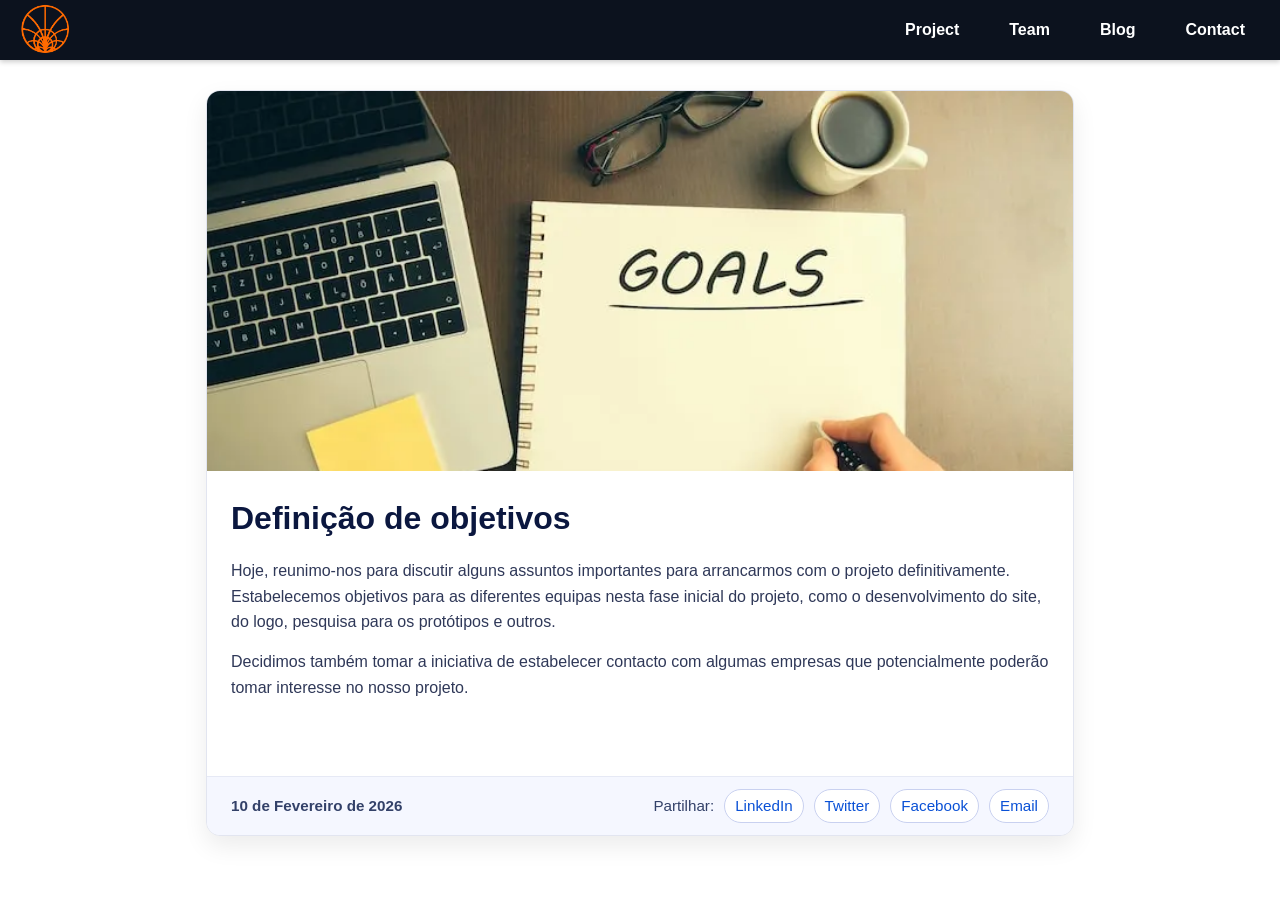
<file: 10_2.html>
<!DOCTYPE html>
<html lang="en">
<head>
    <meta charset="UTF-8">
    <meta name="viewport" content="width=device-width, initial-scale=1.0">
    <title>Blog - Air&Land Autonomous Charging Environment</title>
    <link rel="stylesheet" href="site.css">
</head>
<body>

<nav>
    <div class="logo">
    <a href="index.html">
        <img src="images/logo2.jpeg" alt="Air&Land Autonomous Charging Environment Logo">
    </a>
    </div>
    <ul>
        <li><a href="project.html">Project</a></li>
        <li><a href="team.html">Team</a></li>
        <li><a href="blog.html">Blog</a></li>
        <li><a href="contact.html">Contact</a></li>
    </ul>
</nav>

<main class="blog-post">
    <div class="blog-post-card">
        <div class="blog-hero-image">
            <img src="images/goals.jpeg" alt="Equipe trabalhando em protótipo">
        </div>
        <div class="blog-content">
            <h1>Definição de objetivos</h1>
            <p>Hoje, reunimo-nos para discutir alguns assuntos importantes para arrancarmos com o projeto definitivamente. Estabelecemos objetivos para as diferentes equipas nesta fase inicial do projeto, como o desenvolvimento do site, do logo, pesquisa para os protótipos e outros.</p>
            <p>Decidimos também tomar a iniciativa de estabelecer contacto com algumas empresas que potencialmente poderão tomar interesse no nosso projeto.</p>
        </div>
        <footer class="blog-footer">
            <span class="post-date">10 de Fevereiro de 2026</span>
            <div class="share-options">
                <span>Partilhar:</span>
                <a href="#" aria-label="Partilhar no LinkedIn">LinkedIn</a>
                <a href="#" aria-label="Partilhar no Twitter">Twitter</a>
                <a href="#" aria-label="Partilhar no Facebook">Facebook</a>
                <a href="#" aria-label="Enviar por email">Email</a>
            </div>
        </footer>
    </div>
</main>

<button id="backToTop" class="back-to-top" aria-label="Back to top">↑ Top</button>

<script src="script.js"></script>
</body>
</html>
</file>
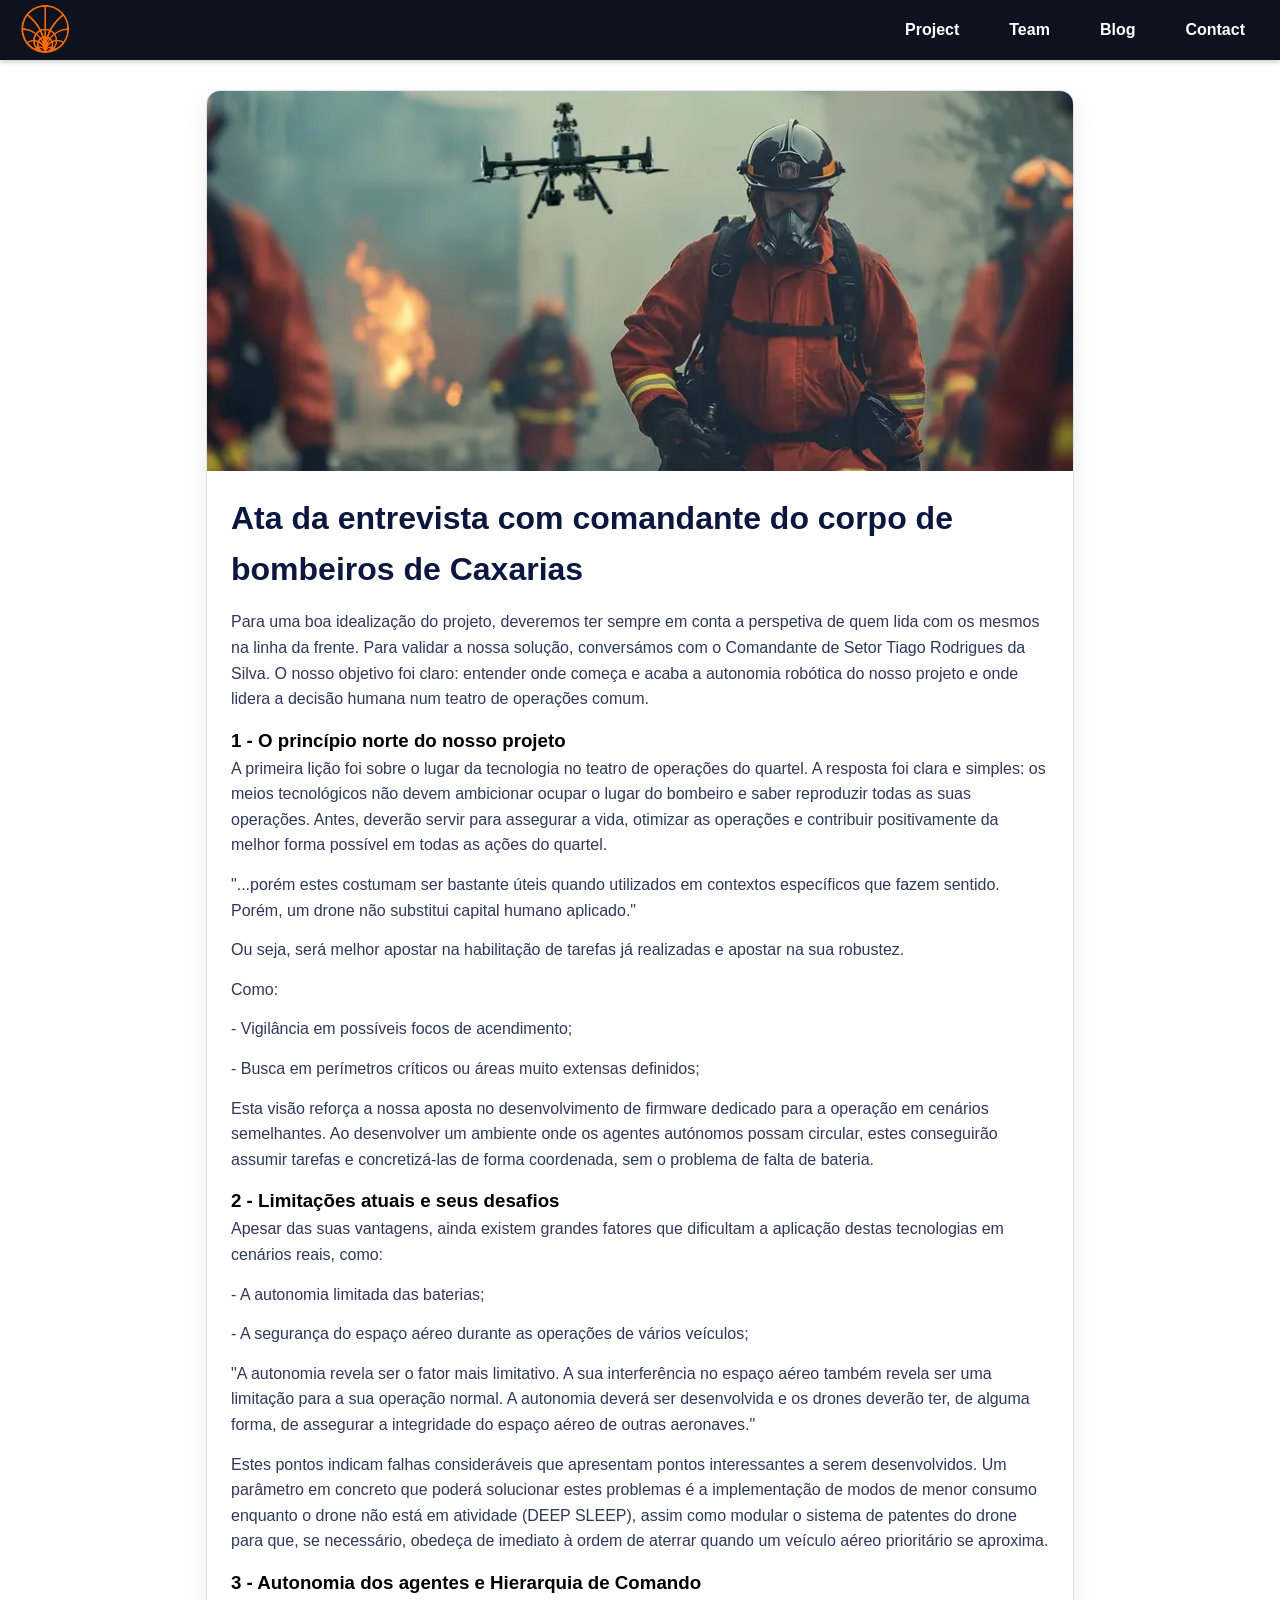
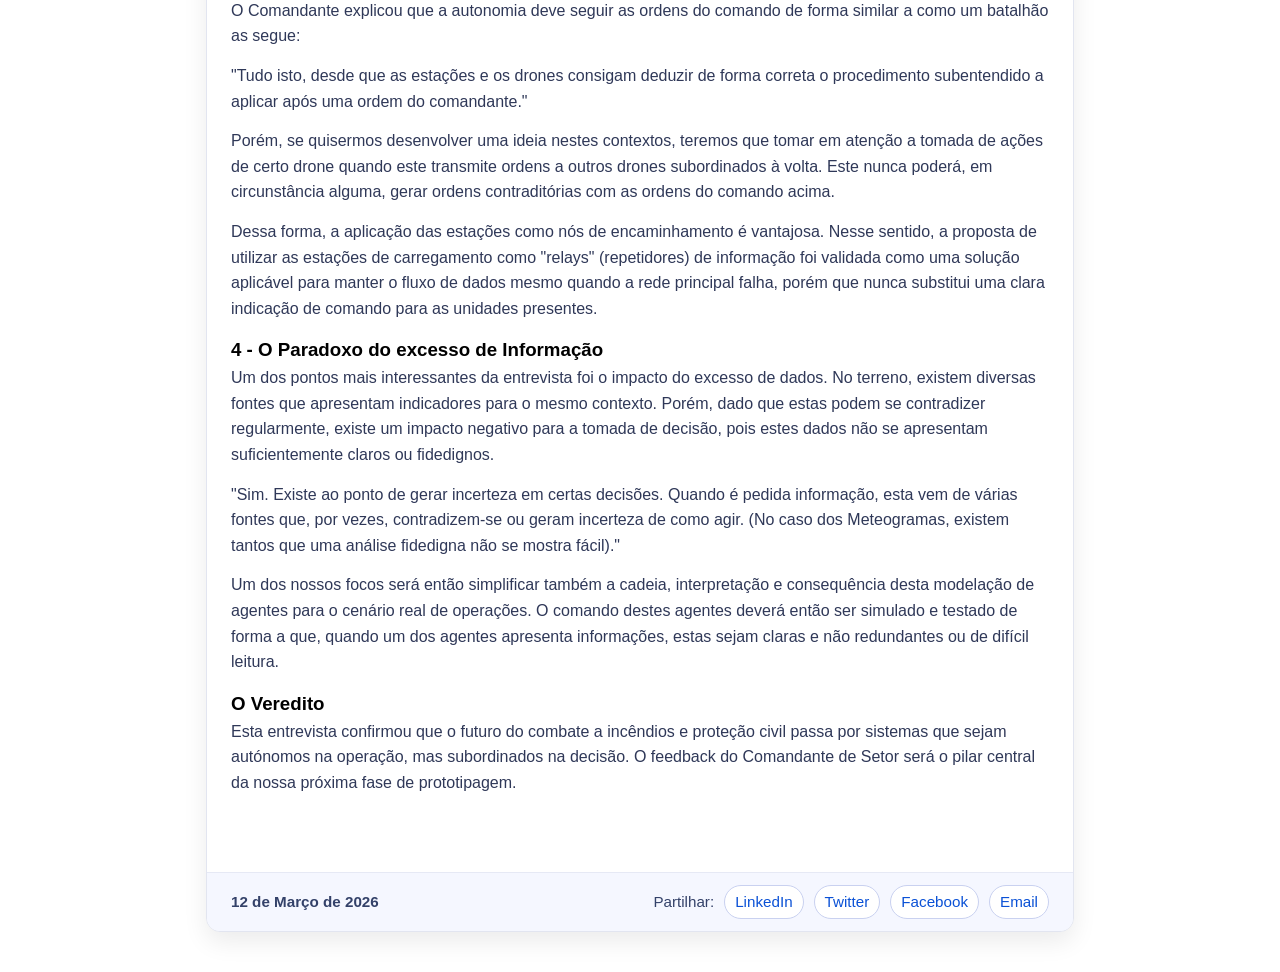
<file: 12_3.html>
<!DOCTYPE html>
<html lang="en">
<head>
    <meta charset="UTF-8">
    <meta name="viewport" content="width=device-width, initial-scale=1.0">
    <title>Blog - Air&Land Autonomous Charging Environment</title>
    <link rel="stylesheet" href="site.css">
</head>
<body>

<nav>
    <div class="logo">
    <a href="index.html">
        <img src="images/logo2.jpeg" alt="Air&Land Autonomous Charging Environment Logo">
    </a>
    </div>
    <ul>
        <li><a href="project.html">Project</a></li>
        <li><a href="team.html">Team</a></li>
        <li><a href="blog.html">Blog</a></li>
        <li><a href="contact.html">Contact</a></li>
    </ul>
</nav>

<main class="blog-post">
    <div class="blog-post-card">
        <div class="blog-hero-image">
            <img src="images/fire.jpeg" alt="Equipe trabalhando em protótipo">
        </div>
        <div class="blog-content">
            <h1>Ata da entrevista com comandante do corpo de bombeiros de Caxarias</h1>
            <p>
Para uma boa idealização do projeto, deveremos ter sempre em conta a perspetiva de quem lida com os mesmos na linha da frente. 
Para validar a nossa solução, conversámos com o Comandante de Setor Tiago Rodrigues da Silva. O nosso objetivo foi claro: entender onde começa e acaba a autonomia robótica do nosso projeto e onde lidera a decisão humana num teatro de operações comum.
</p>

<h3>1 - O princípio norte do nosso projeto</h3>

<p>
A primeira lição foi sobre o lugar da tecnologia no teatro de operações do quartel. 
A resposta foi clara e simples: os meios tecnológicos não devem ambicionar ocupar o lugar do bombeiro e saber reproduzir todas as suas operações. 
Antes, deverão servir para assegurar a vida, otimizar as operações e contribuir positivamente da melhor forma possível em todas as ações do quartel.
</p>

<p>
"...porém estes costumam ser bastante úteis quando utilizados em contextos específicos que fazem sentido. 
Porém, um drone não substitui capital humano aplicado."
</p>

<p>
Ou seja, será melhor apostar na habilitação de tarefas já realizadas e apostar na sua robustez.
</p>

<p>Como:</p>

<p>- Vigilância em possíveis focos de acendimento;</p>
<p>- Busca em perímetros críticos ou áreas muito extensas definidos;</p>

<p>
Esta visão reforça a nossa aposta no desenvolvimento de firmware dedicado para a operação em cenários semelhantes. 
Ao desenvolver um ambiente onde os agentes autónomos possam circular, estes conseguirão assumir tarefas e concretizá-las de forma coordenada, 
sem o problema de falta de bateria.
</p>

<h3>2 - Limitações atuais e seus desafios</h3>

<p>
Apesar das suas vantagens, ainda existem grandes fatores que dificultam a aplicação destas tecnologias em cenários reais, como:
</p>

<p>- A autonomia limitada das baterias;</p>
<p>- A segurança do espaço aéreo durante as operações de vários veículos;</p>

<p>
"A autonomia revela ser o fator mais limitativo. A sua interferência no espaço aéreo também revela ser uma limitação para a sua operação normal. 
A autonomia deverá ser desenvolvida e os drones deverão ter, de alguma forma, de assegurar a integridade do espaço aéreo de outras aeronaves."
</p>

<p>
Estes pontos indicam falhas consideráveis que apresentam pontos interessantes a serem desenvolvidos. 
Um parâmetro em concreto que poderá solucionar estes problemas é a implementação de modos de menor consumo enquanto o drone não está em atividade (DEEP SLEEP), 
assim como modular o sistema de patentes do drone para que, se necessário, obedeça de imediato à ordem de aterrar quando um veículo aéreo prioritário se aproxima.
</p>

<h3>3 - Autonomia dos agentes e Hierarquia de Comando</h3>

<p>
O Comandante explicou que a autonomia deve seguir as ordens do comando de forma similar a como um batalhão as segue:
</p>

<p>
"Tudo isto, desde que as estações e os drones consigam deduzir de forma correta o procedimento subentendido a aplicar após uma ordem do comandante."
</p>

<p>
Porém, se quisermos desenvolver uma ideia nestes contextos, teremos que tomar em atenção a tomada de ações de certo drone quando este transmite ordens 
a outros drones subordinados à volta. Este nunca poderá, em circunstância alguma, gerar ordens contraditórias com as ordens do comando acima.
</p>

<p>
Dessa forma, a aplicação das estações como nós de encaminhamento é vantajosa. Nesse sentido, a proposta de utilizar as estações de carregamento como 
"relays" (repetidores) de informação foi validada como uma solução aplicável para manter o fluxo de dados mesmo quando a rede principal falha, 
porém que nunca substitui uma clara indicação de comando para as unidades presentes.
</p>

<h3>4 - O Paradoxo do excesso de Informação</h3>

<p>
Um dos pontos mais interessantes da entrevista foi o impacto do excesso de dados. 
No terreno, existem diversas fontes que apresentam indicadores para o mesmo contexto. 
Porém, dado que estas podem se contradizer regularmente, existe um impacto negativo para a tomada de decisão, 
pois estes dados não se apresentam suficientemente claros ou fidedignos.
</p>

<p>
"Sim. Existe ao ponto de gerar incerteza em certas decisões. Quando é pedida informação, esta vem de várias fontes que, por vezes, 
contradizem-se ou geram incerteza de como agir. (No caso dos Meteogramas, existem tantos que uma análise fidedigna não se mostra fácil)."
</p>

<p>
Um dos nossos focos será então simplificar também a cadeia, interpretação e consequência desta modelação de agentes para o cenário real de operações. 
O comando destes agentes deverá então ser simulado e testado de forma a que, quando um dos agentes apresenta informações, estas sejam claras 
e não redundantes ou de difícil leitura.
</p>

<h3>O Veredito</h3>

<p>
Esta entrevista confirmou que o futuro do combate a incêndios e proteção civil passa por sistemas que sejam autónomos na operação, 
mas subordinados na decisão. O feedback do Comandante de Setor será o pilar central da nossa próxima fase de prototipagem.
</p>
        </div>
        <footer class="blog-footer">
            <span class="post-date">12 de Março de 2026</span>
            <div class="share-options">
                <span>Partilhar:</span>
                <a href="#" aria-label="Partilhar no LinkedIn">LinkedIn</a>
                <a href="#" aria-label="Partilhar no Twitter">Twitter</a>
                <a href="#" aria-label="Partilhar no Facebook">Facebook</a>
                <a href="#" aria-label="Enviar por email">Email</a>
            </div>
        </footer>
    </div>
</main>

<button id="backToTop" class="back-to-top" aria-label="Back to top">↑ Top</button>

<script src="script.js"></script>
</body>
</html>
</file>
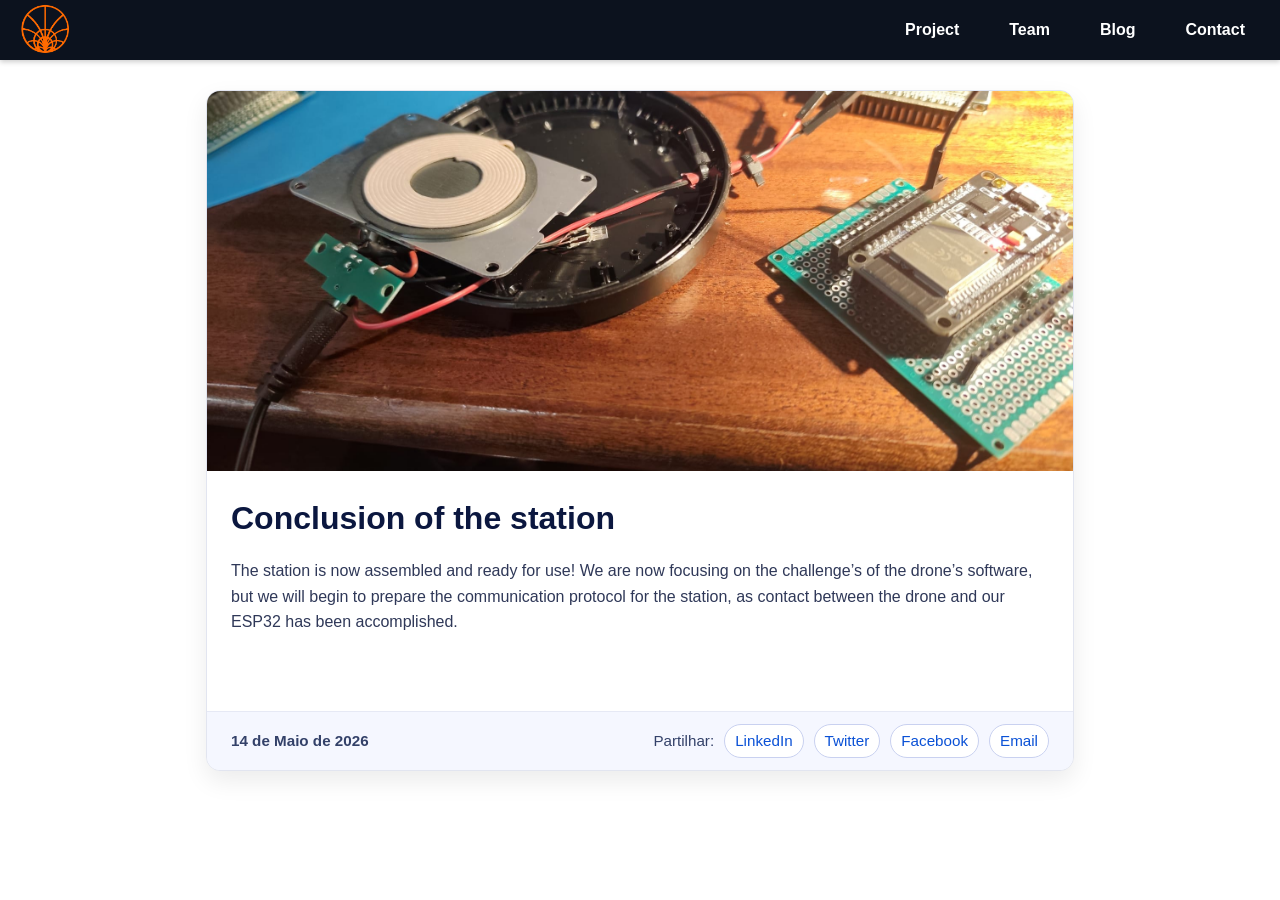
<file: 14_05.html>
<!DOCTYPE html>
<html lang="en">
<head>
    <meta charset="UTF-8">
    <meta name="viewport" content="width=device-width, initial-scale=1.0">
    <title>Blog - Air&Land Autonomous Charging Environment</title>
    <link rel="stylesheet" href="site.css">
</head>
<body>

<nav>
    <div class="logo">
    <a href="index.html">
        <img src="images/logo2.jpeg" alt="Air&Land Autonomous Charging Environment Logo">
    </a>
    </div>
    <ul>
        <li><a href="project.html">Project</a></li>
        <li><a href="team.html">Team</a></li>
        <li><a href="blog.html">Blog</a></li>
        <li><a href="contact.html">Contact</a></li>
    </ul>
</nav>

<main class="blog-post">
    <div class="blog-post-card">
        <div class="blog-hero-image">
            <img src="images/station.jpeg" alt="Equipe trabalhando em protótipo">
        </div>
        <div class="blog-content">
            <h1>Conclusion of the station</h1>
            <p>The station is now assembled and ready for use! We are now focusing on the challenge’s of the drone’s software, but we will begin to prepare the communication protocol for the station, as contact between the drone and our ESP32 has been accomplished.</p>
        </div>
        <footer class="blog-footer">
            <span class="post-date">14 de Maio de 2026</span>
            <div class="share-options">
                <span>Partilhar:</span>
                <a href="#" aria-label="Partilhar no LinkedIn">LinkedIn</a>
                <a href="#" aria-label="Partilhar no Twitter">Twitter</a>
                <a href="#" aria-label="Partilhar no Facebook">Facebook</a>
                <a href="#" aria-label="Enviar por email">Email</a>
            </div>
        </footer>
    </div>
</main>

<button id="backToTop" class="back-to-top" aria-label="Back to top">↑ Top</button>

<script src="script.js"></script>
</body>
</html>
</file>
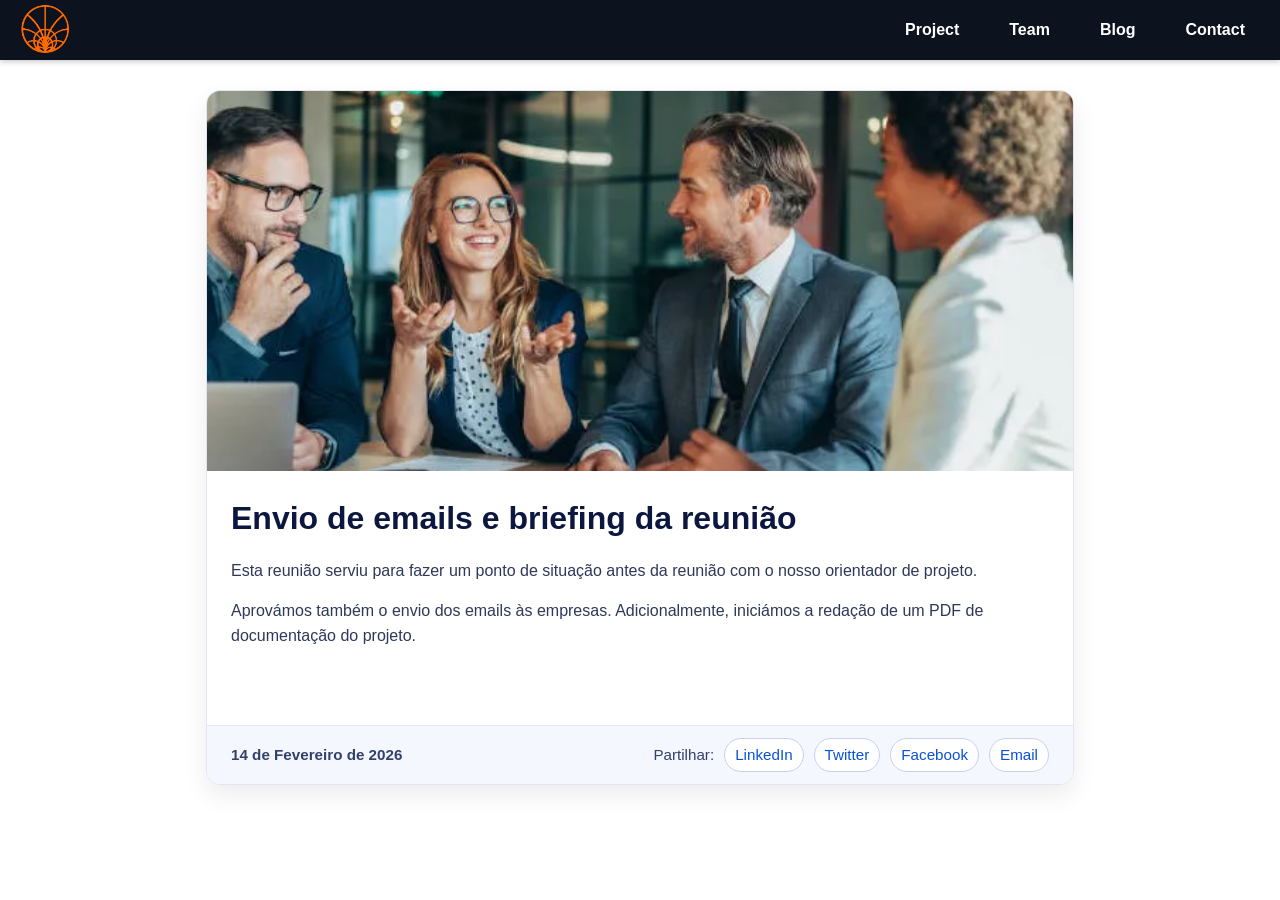
<file: 14_2.html>
<!DOCTYPE html>
<html lang="en">
<head>
    <meta charset="UTF-8">
    <meta name="viewport" content="width=device-width, initial-scale=1.0">
    <title>Blog - Air&Land Autonomous Charging Environment</title>
    <link rel="stylesheet" href="site.css">
</head>
<body>

<nav>
    <div class="logo">
    <a href="index.html">
        <img src="images/logo2.jpeg" alt="Air&Land Autonomous Charging Environment Logo">
    </a>
    </div>
    <ul>
        <li><a href="project.html">Project</a></li>
        <li><a href="team.html">Team</a></li>
        <li><a href="blog.html">Blog</a></li>
        <li><a href="contact.html">Contact</a></li>
    </ul>
</nav>

<main class="blog-post">
    <div class="blog-post-card">
        <div class="blog-hero-image">
            <img src="images/meeting.jpeg" alt="Equipe trabalhando em protótipo">
        </div>
        <div class="blog-content">
            <h1>Envio de emails e briefing da reunião</h1>
            <p>Esta reunião serviu para fazer um ponto de situação antes da reunião com o nosso orientador de projeto.</p>
            <p>Aprovámos também o envio dos emails às empresas. Adicionalmente, iniciámos a redação de um PDF de documentação do projeto.</p>
        </div>
        <footer class="blog-footer">
            <span class="post-date">14 de Fevereiro de 2026</span>
            <div class="share-options">
                <span>Partilhar:</span>
                <a href="#" aria-label="Partilhar no LinkedIn">LinkedIn</a>
                <a href="#" aria-label="Partilhar no Twitter">Twitter</a>
                <a href="#" aria-label="Partilhar no Facebook">Facebook</a>
                <a href="#" aria-label="Enviar por email">Email</a>
            </div>
        </footer>
    </div>
</main>

<button id="backToTop" class="back-to-top" aria-label="Back to top">↑ Top</button>

<script src="script.js"></script>
</body>
</html>
</file>
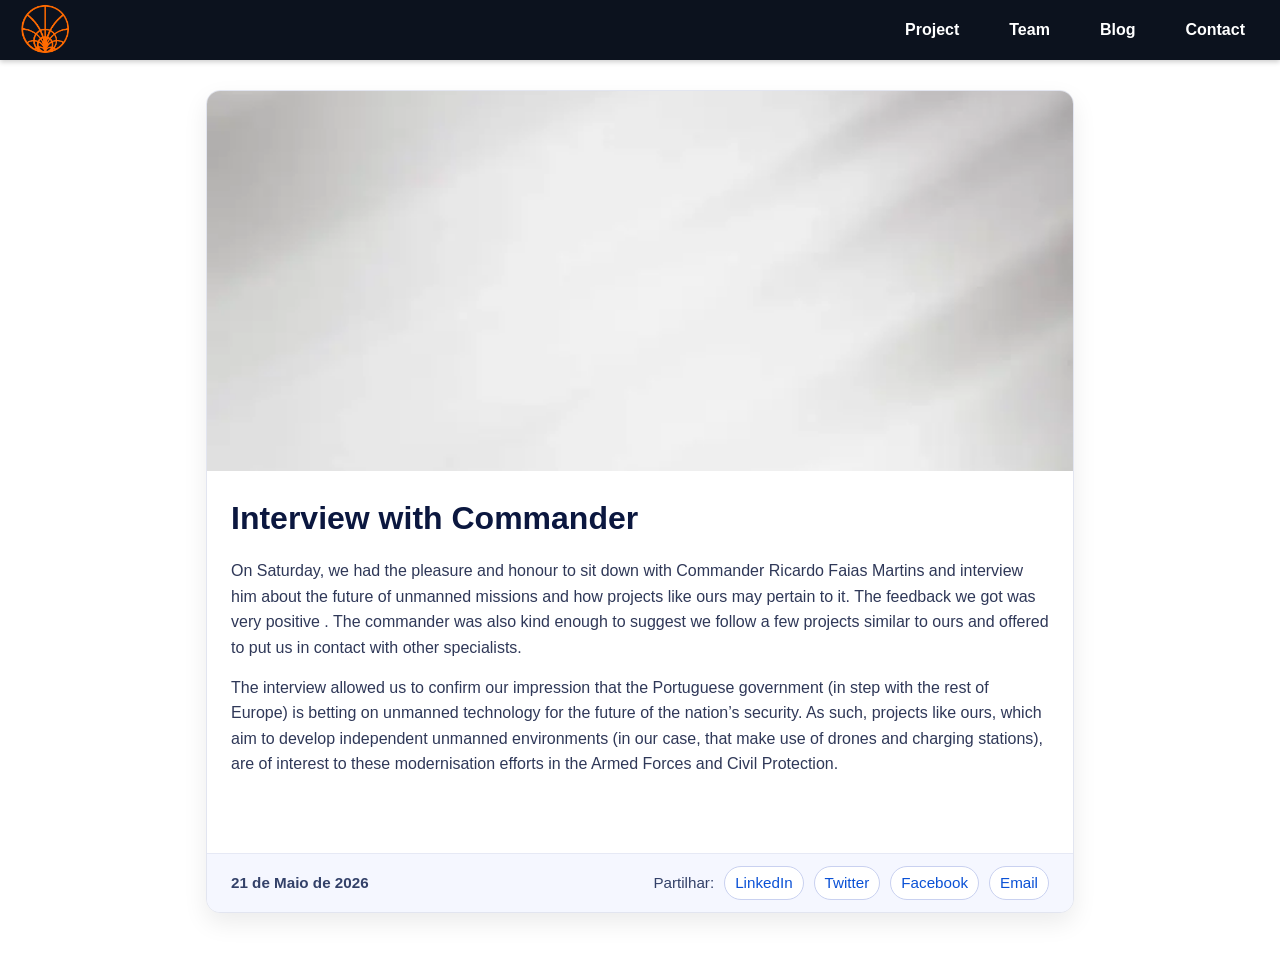
<file: 21_5.html>
<!DOCTYPE html>
<html lang="en">
<head>
    <meta charset="UTF-8">
    <meta name="viewport" content="width=device-width, initial-scale=1.0">
    <title>Blog - Air&Land Autonomous Charging Environment</title>
    <link rel="stylesheet" href="site.css">
</head>
<body>

<nav>
    <div class="logo">
    <a href="index.html">
        <img src="images/logo2.jpeg" alt="Air&Land Autonomous Charging Environment Logo">
    </a>
    </div>
    <ul>
        <li><a href="project.html">Project</a></li>
        <li><a href="team.html">Team</a></li>
        <li><a href="blog.html">Blog</a></li>
        <li><a href="contact.html">Contact</a></li>
    </ul>
</nav>

<main class="blog-post">
    <div class="blog-post-card">
        <div class="blog-hero-image">
            <img src="images/white.png" alt="Equipe trabalhando em protótipo">
        </div>
        <div class="blog-content">
            <h1>Interview with Commander</h1>
            <p>On Saturday, we had the pleasure and honour to sit down with Commander Ricardo Faias Martins and interview him about the future of unmanned missions and how projects like ours may pertain to it. The feedback we got was very positive . The commander was also kind enough to suggest we follow a few projects similar to ours and offered to put us in contact with other specialists.</p>
            <p>The interview allowed us to confirm our impression that the Portuguese government (in step with the rest of Europe) is betting on unmanned technology for the future of the nation’s security. As such, projects like ours, which aim to develop independent unmanned environments (in our case, that make use of drones and charging stations), are of interest to these modernisation efforts in the Armed Forces and Civil Protection.</p>
        </div>
        <footer class="blog-footer">
            <span class="post-date">21 de Maio de 2026</span>
            <div class="share-options">
                <span>Partilhar:</span>
                <a href="#" aria-label="Partilhar no LinkedIn">LinkedIn</a>
                <a href="#" aria-label="Partilhar no Twitter">Twitter</a>
                <a href="#" aria-label="Partilhar no Facebook">Facebook</a>
                <a href="#" aria-label="Enviar por email">Email</a>
            </div>
        </footer>
    </div>
</main>

<button id="backToTop" class="back-to-top" aria-label="Back to top">↑ Top</button>

<script src="script.js"></script>
</body>
</html>
</file>
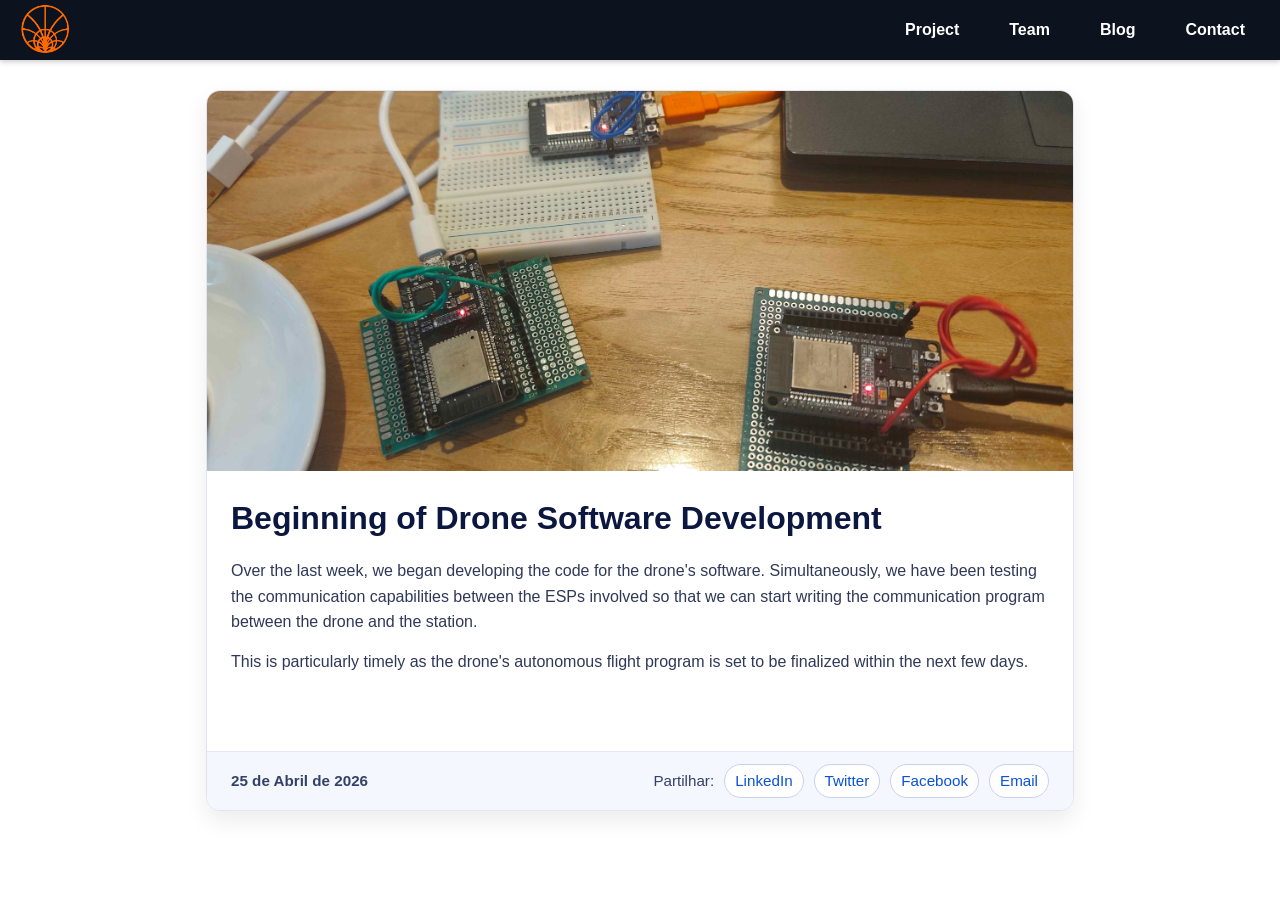
<file: 25_4.html>
<!DOCTYPE html>
<html lang="en">
<head>
    <meta charset="UTF-8">
    <meta name="viewport" content="width=device-width, initial-scale=1.0">
    <title>Blog - Air&Land Autonomous Charging Environment</title>
    <link rel="stylesheet" href="site.css">
</head>
<body>

<nav>
    <div class="logo">
    <a href="index.html">
        <img src="images/logo2.jpeg" alt="Air&Land Autonomous Charging Environment Logo">
    </a>
    </div>
    <ul>
        <li><a href="project.html">Project</a></li>
        <li><a href="team.html">Team</a></li>
        <li><a href="blog.html">Blog</a></li>
        <li><a href="contact.html">Contact</a></li>
    </ul>
</nav>

<main class="blog-post">
    <div class="blog-post-card">
        <div class="blog-hero-image">
            <img src="images/connection.jpg" alt="Equipe trabalhando em protótipo">
        </div>
        <div class="blog-content">
            <h1>Beginning of Drone Software Development</h1>
            <p>Over the last week, we began developing the code for the drone's software. Simultaneously, we have been testing the communication capabilities between the ESPs involved so that we can start writing the communication program between the drone and the station.</p>
            <p>This is particularly timely as the drone's autonomous flight program is set to be finalized within the next few days.</p>
        </div>
        <footer class="blog-footer">
            <span class="post-date">25 de Abril de 2026</span>
            <div class="share-options">
                <span>Partilhar:</span>
                <a href="#" aria-label="Partilhar no LinkedIn">LinkedIn</a>
                <a href="#" aria-label="Partilhar no Twitter">Twitter</a>
                <a href="#" aria-label="Partilhar no Facebook">Facebook</a>
                <a href="#" aria-label="Enviar por email">Email</a>
            </div>
        </footer>
    </div>
</main>

<button id="backToTop" class="back-to-top" aria-label="Back to top">↑ Top</button>

<script src="script.js"></script>
</body>
</html>
</file>
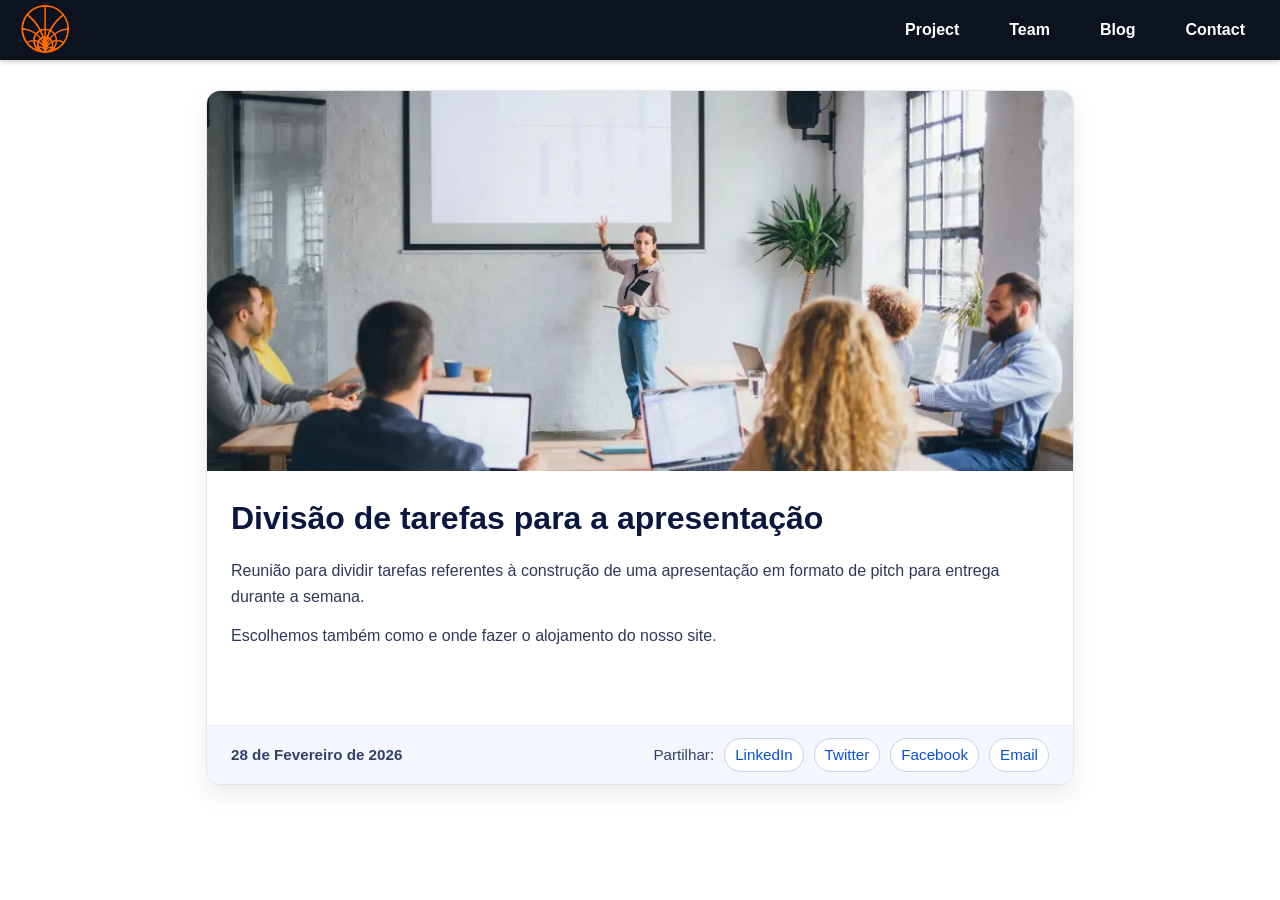
<file: 28_2.html>
<!DOCTYPE html>
<html lang="en">
<head>
    <meta charset="UTF-8">
    <meta name="viewport" content="width=device-width, initial-scale=1.0">
    <title>Blog - Air&Land Autonomous Charging Environment</title>
    <link rel="stylesheet" href="site.css">
</head>
<body>

<nav>
    <div class="logo">
    <a href="index.html">
        <img src="images/logo2.jpeg" alt="Air&Land Autonomous Charging Environment Logo">
    </a>
    </div>
    <ul>
        <li><a href="project.html">Project</a></li>
        <li><a href="team.html">Team</a></li>
        <li><a href="blog.html">Blog</a></li>
        <li><a href="contact.html">Contact</a></li>
    </ul>
</nav>

<main class="blog-post">
    <div class="blog-post-card">
        <div class="blog-hero-image">
            <img src="images/presentation.jpeg" alt="Equipe trabalhando em protótipo">
        </div>
        <div class="blog-content">
            <h1>Divisão de tarefas para a apresentação</h1>
            <p>Reunião para dividir tarefas referentes à construção de uma apresentação em formato de pitch para entrega durante a semana.</p>
            <p>Escolhemos também como e onde fazer o alojamento do nosso site.</p>
        </div>
        <footer class="blog-footer">
            <span class="post-date">28 de Fevereiro de 2026</span>
            <div class="share-options">
                <span>Partilhar:</span>
                <a href="#" aria-label="Partilhar no LinkedIn">LinkedIn</a>
                <a href="#" aria-label="Partilhar no Twitter">Twitter</a>
                <a href="#" aria-label="Partilhar no Facebook">Facebook</a>
                <a href="#" aria-label="Enviar por email">Email</a>
            </div>
        </footer>
    </div>
</main>

<button id="backToTop" class="back-to-top" aria-label="Back to top">↑ Top</button>

<script src="script.js"></script>
</body>
</html>
</file>
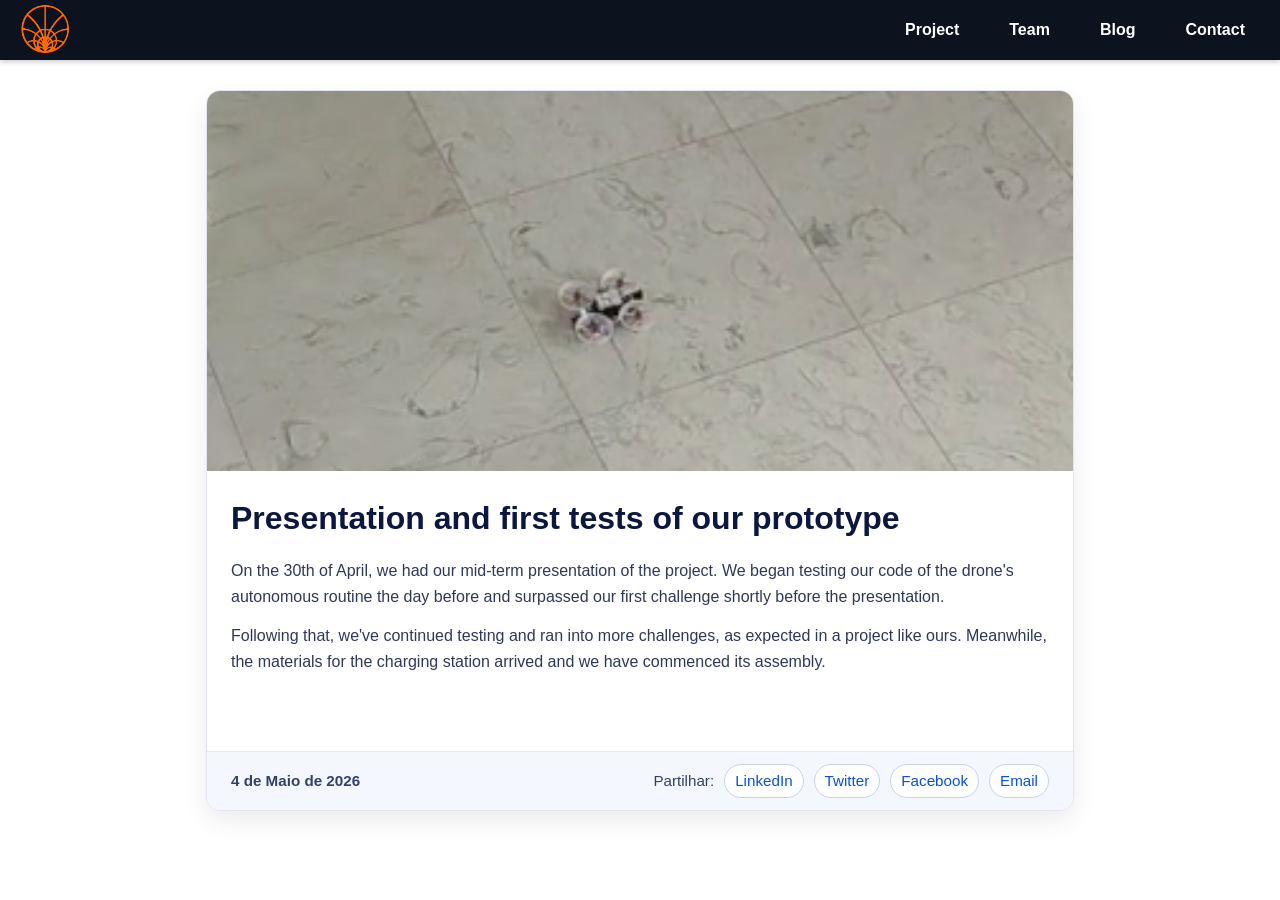
<file: 4_05.html>
<!DOCTYPE html>
<html lang="en">
<head>
    <meta charset="UTF-8">
    <meta name="viewport" content="width=device-width, initial-scale=1.0">
    <title>Blog - Air&Land Autonomous Charging Environment</title>
    <link rel="stylesheet" href="site.css">
</head>
<body>

<nav>
    <div class="logo">
    <a href="index.html">
        <img src="images/logo2.jpeg" alt="Air&Land Autonomous Charging Environment Logo">
    </a>
    </div>
    <ul>
        <li><a href="project.html">Project</a></li>
        <li><a href="team.html">Team</a></li>
        <li><a href="blog.html">Blog</a></li>
        <li><a href="contact.html">Contact</a></li>
    </ul>
</nav>

<main class="blog-post">
    <div class="blog-post-card">
        <div class="blog-hero-image">
            <img src="images/drone.png" alt="Equipe trabalhando em protótipo">
        </div>
        <div class="blog-content">
            <h1>Presentation and first tests of our prototype</h1>
            <p>On the 30th of April, we had our mid-term presentation of the project. We began testing our code of the drone's autonomous routine the day before and surpassed our first challenge shortly before the presentation.</p>
            <p>Following that, we've continued testing and ran into more challenges, as expected in a project like ours. Meanwhile, the materials for the charging station arrived and we have commenced its assembly.</p>
        </div>
        <footer class="blog-footer">
            <span class="post-date">4 de Maio de 2026</span>
            <div class="share-options">
                <span>Partilhar:</span>
                <a href="#" aria-label="Partilhar no LinkedIn">LinkedIn</a>
                <a href="#" aria-label="Partilhar no Twitter">Twitter</a>
                <a href="#" aria-label="Partilhar no Facebook">Facebook</a>
                <a href="#" aria-label="Enviar por email">Email</a>
            </div>
        </footer>
    </div>
</main>

<button id="backToTop" class="back-to-top" aria-label="Back to top">↑ Top</button>

<script src="script.js"></script>
</body>
</html>
</file>
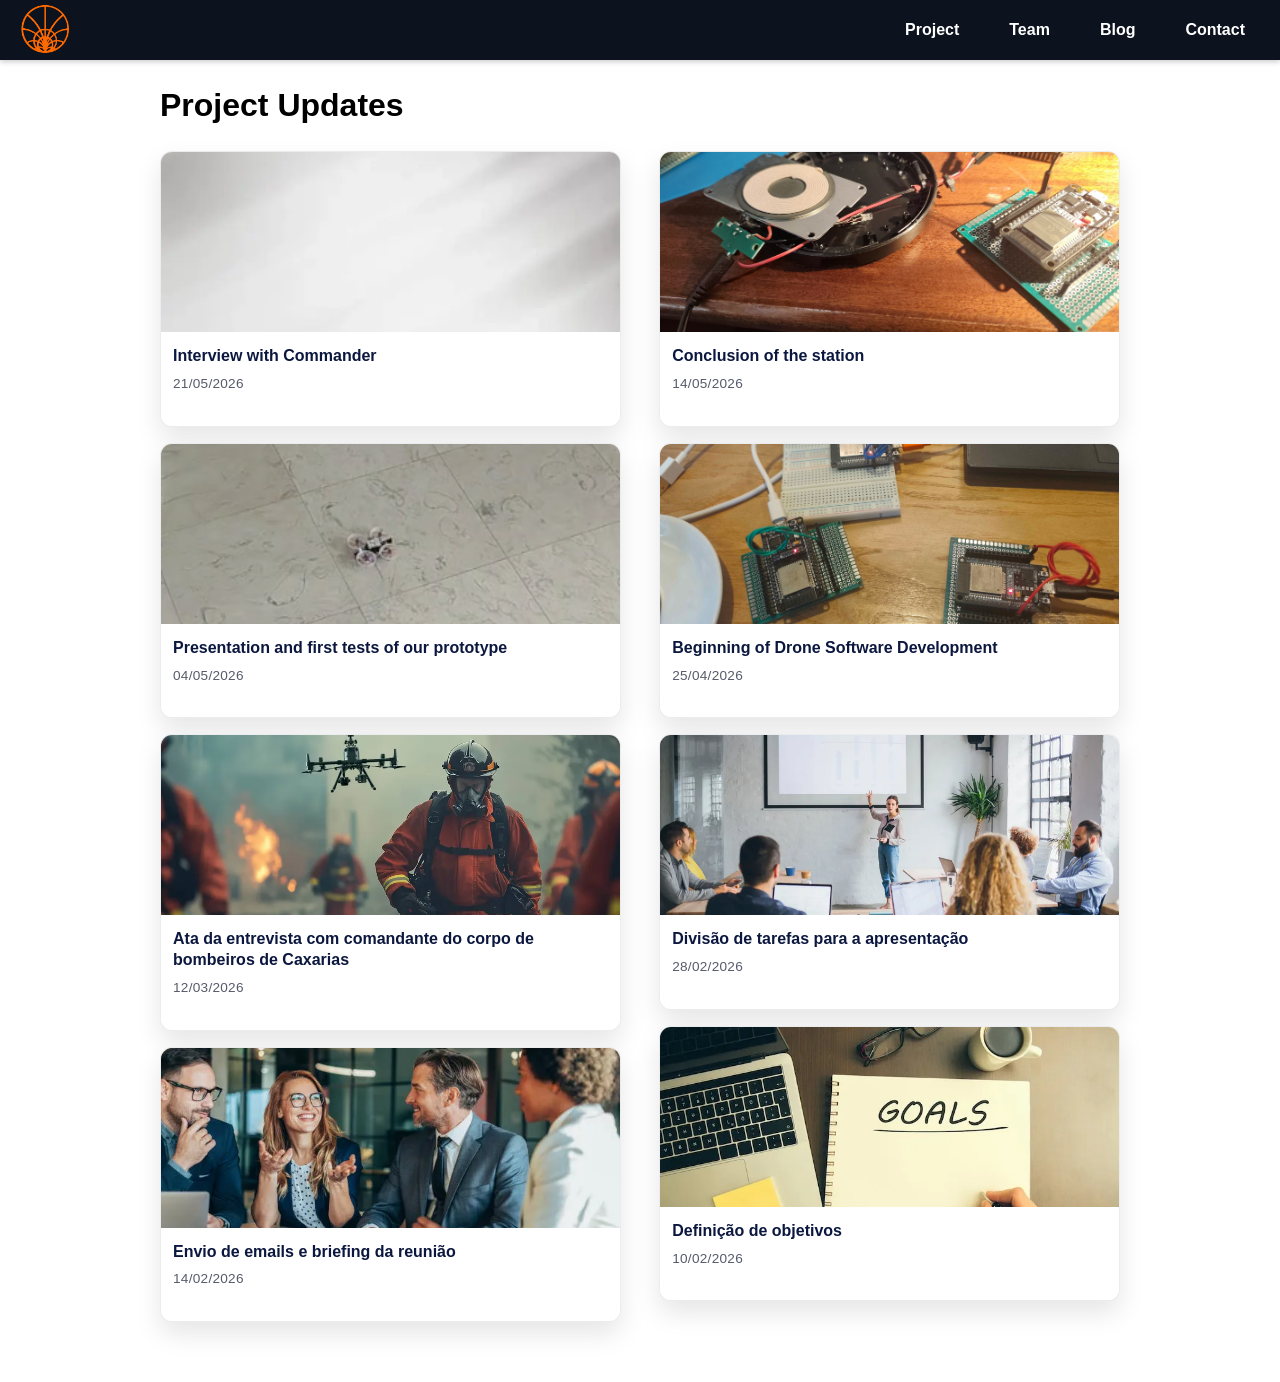
<file: blog.html>
<!DOCTYPE html>
<html lang="en">
<head>
    <meta charset="UTF-8">
    <meta name="viewport" content="width=device-width, initial-scale=1.0">
    <title>Blog - Air&Land Autonomous Charging Environment</title>
    <link rel="stylesheet" href="site.css">
</head>
<body>

<nav>
    <div class="logo">
    <a href="index.html">
        <img src="images/logo2.jpeg" alt="Air&Land Autonomous Charging Environment Logo">
    </a>
    </div>
    <ul>
        <li><a href="project.html">Project</a></li>
        <li><a href="team.html">Team</a></li>
        <li><a href="blog.html">Blog</a></li>
        <li><a href="contact.html">Contact</a></li>
    </ul>
</nav>

<section class="blog-preview">
    <h2>Project Updates</h2>
    <div class="blog-cards columns">
        <div class="col">
            <a href="21_5.html" class="blog-card">
                <img src="images/white.png" alt="Imagem do post" class="card-image">
                <div class="card-overlay"></div>
                <div class="card-copy">
                    <h3>Interview with Commander</h3>
                    <p class="date">21/05/2026</p>
                </div>
            </a>
            <a href="4_05.html" class="blog-card">
                <img src="images/drone.png" alt="Imagem do post" class="card-image">
                <div class="card-overlay"></div>
                <div class="card-copy">
                    <h3>Presentation and first tests of our prototype</h3>
                    <p class="date">04/05/2026</p>
                </div>
            </a>
            
            <a href="12_3.html" class="blog-card">
                <img src="images/fire.jpeg" alt="Imagem do post" class="card-image">
                <div class="card-overlay"></div>
                <div class="card-copy">
                    <h3>Ata da entrevista com comandante do corpo de bombeiros de Caxarias</h3>
                    <p class="date">12/03/2026</p>
                </div>
            </a>
            
            <a href="14_2.html" class="blog-card">
                <img src="images/meeting.jpeg" alt="Imagem do post" class="card-image">
                <div class="card-overlay"></div>
                <div class="card-copy">
                    <h3>Envio de emails e briefing da reunião</h3>
                    <p class="date">14/02/2026</p>
                </div>
            </a>
        </div>
        <div class="col">
            <a href="14_05.html" class="blog-card">
                <img src="images/station.jpeg" alt="Imagem do post" class="card-image">
                <div class="card-overlay"></div>
                <div class="card-copy">
                    <h3>Conclusion of the station</h3>
                    <p class="date">14/05/2026</p>
                </div>
            </a>
            <a href="25_4.html" class="blog-card">
                <img src="images/connection.jpg" alt="Imagem do post" class="card-image">
                <div class="card-overlay"></div>
                <div class="card-copy">
                    <h3>Beginning of Drone Software Development</h3>
                    <p class="date">25/04/2026</p>
                </div>
            </a>
            
            <a href="28_2.html" class="blog-card">
                <img src="images/presentation.jpeg" alt="Imagem do post" class="card-image">
                <div class="card-overlay"></div>
                <div class="card-copy">
                    <h3>Divisão de tarefas para a apresentação</h3>
                    <p class="date">28/02/2026</p>
                </div>
            </a>
            <a href="10_2.html" class="blog-card">
                <img src="images/goals.jpeg" alt="Imagem do post" class="card-image">
                <div class="card-overlay"></div>
                <div class="card-copy">
                    <h3>Definição de objetivos</h3>
                    <p class="date">10/02/2026</p>
                </div>
            </a>
        </div>
    </div>
</section>

<button id="backToTop" class="back-to-top" aria-label="Back to top">↑ Top</button>

<script src="script.js"></script>
</body>
</html>
</file>
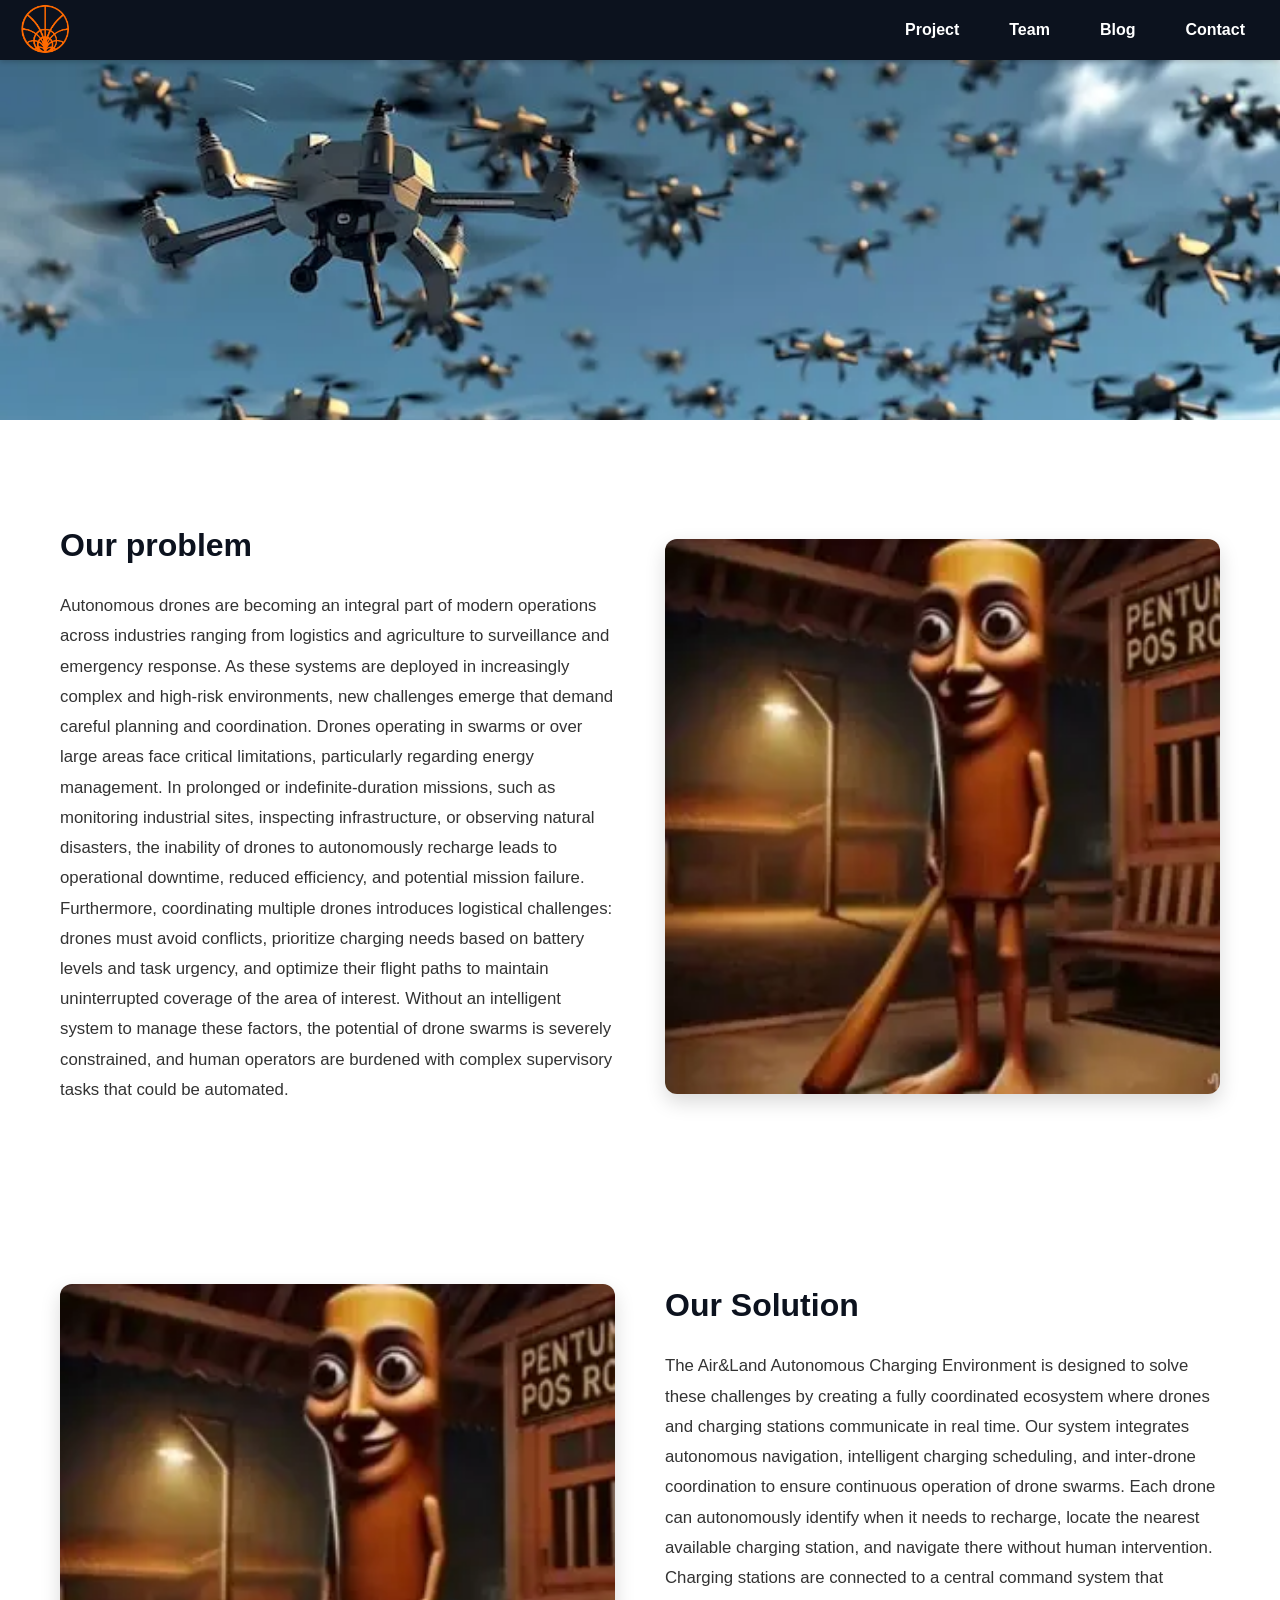
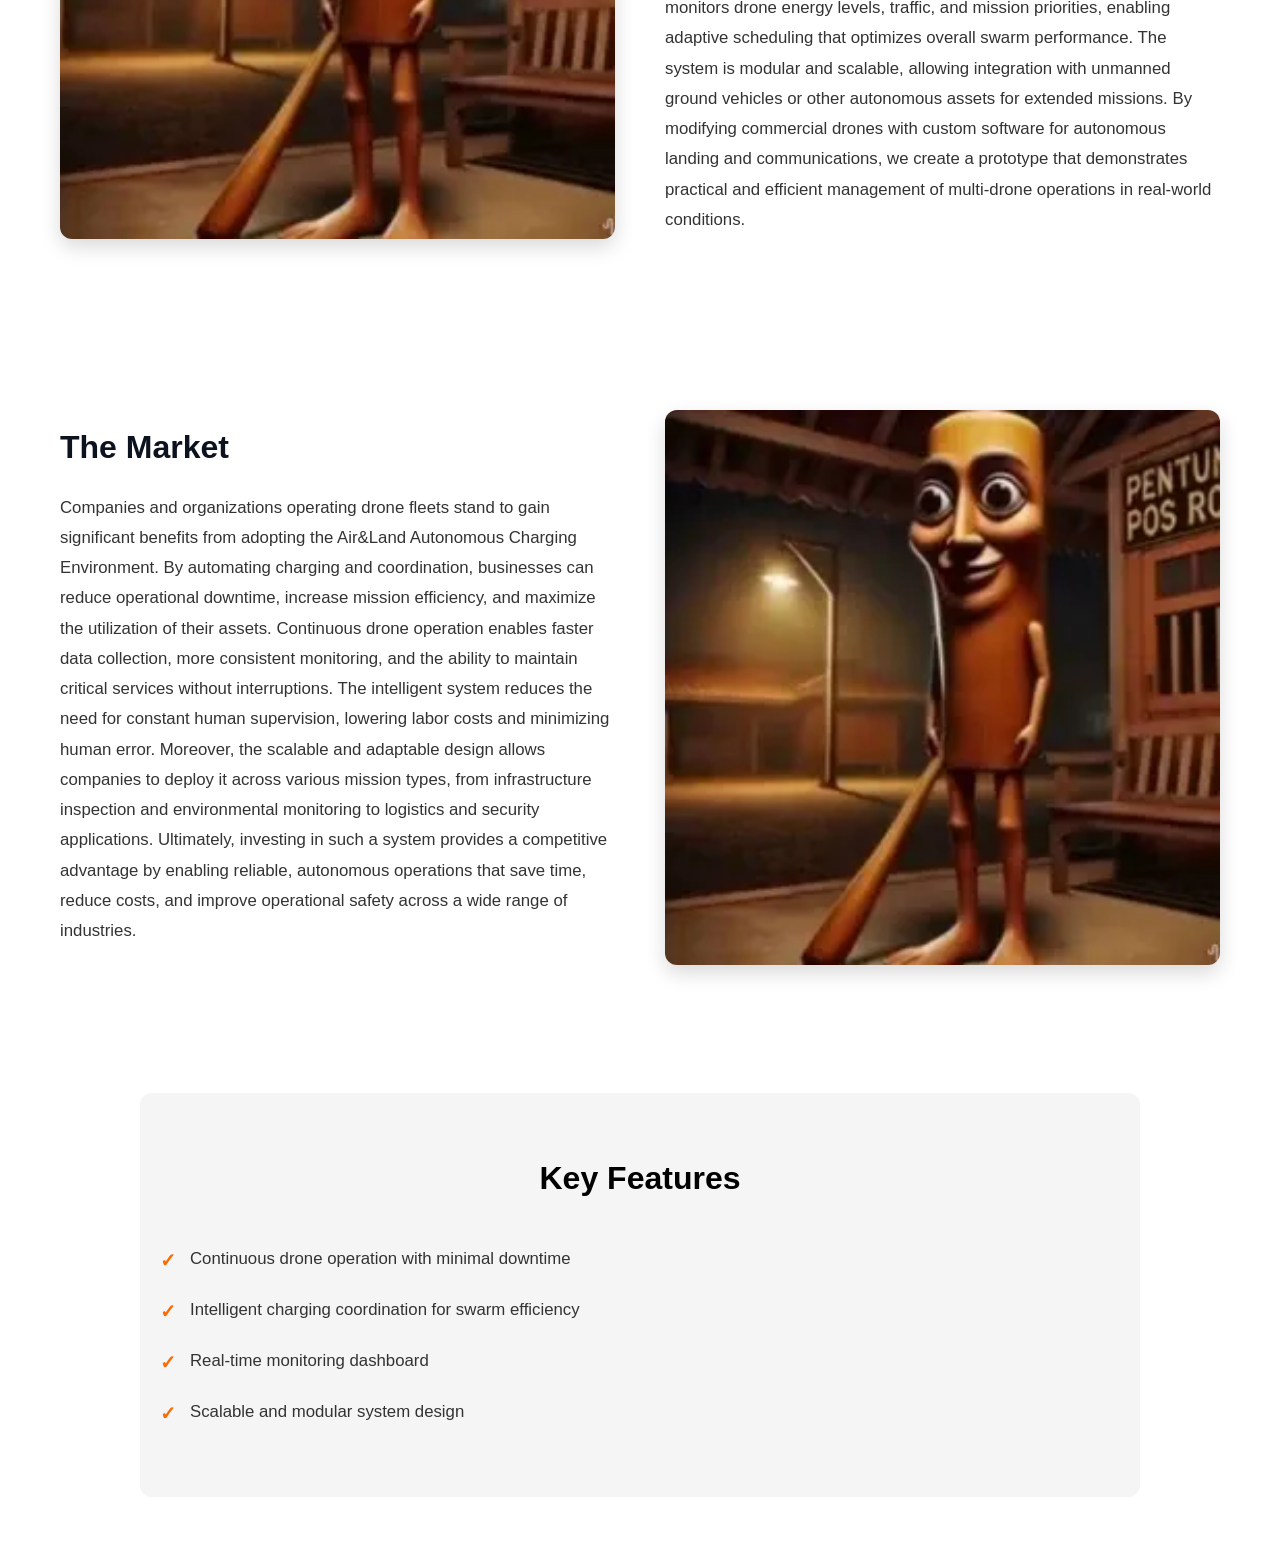
<file: project.html>
<!DOCTYPE html>
<html lang="en">
<head>
    <meta charset="UTF-8">
    <meta name="viewport" content="width=device-width, initial-scale=1.0">
    <title>Project - Air&Land Autonomous Charging Environment</title>
    <link rel="stylesheet" href="site.css">
</head>
<body>

<nav>
    <div class="logo">
        <a href="index.html">
            <img src="images/logo2.jpeg" alt="Air&Land Autonomous Charging Environment Logo">
        </a>
    </div>

    <ul>
        <li><a href="project.html">Project</a></li>
        <li><a href="team.html">Team</a></li>
        <li><a href="blog.html">Blog</a></li>
        <li><a href="contact.html">Contact</a></li>
    </ul>
</nav>

<header class="hero hero--small"></header>

<main>

    <!-- Section 1: Challenge -->
    <section class="project-section">
        <div class="project-row">
            <div class="project-text">
                <h2>Our problem</h2>
                <p>
                    Autonomous drones are becoming an integral part of modern operations across industries ranging from logistics 
                    and agriculture to surveillance and emergency response. As these systems are deployed in increasingly complex and 
                    high-risk environments, new challenges emerge that demand careful planning and coordination. Drones operating in 
                    swarms or over large areas face critical limitations, particularly regarding energy management. 
                    In prolonged or indefinite-duration missions, such as monitoring industrial sites, inspecting infrastructure, or 
                    observing natural disasters, the inability of drones to autonomously recharge leads to operational downtime, 
                    reduced efficiency, and potential mission failure. Furthermore, coordinating multiple drones introduces logistical 
                    challenges: drones must avoid conflicts, prioritize charging needs based on battery levels and task urgency, and 
                    optimize their flight paths to maintain uninterrupted coverage of the area of interest. Without an intelligent 
                    system to manage these factors, the potential of drone swarms is severely constrained, and human operators are 
                    burdened with complex supervisory tasks that could be automated.
                </p>
            </div>
            <div class="project-image">
                <img src="images/tung.jpeg" alt="Drone swarm illustration">
            </div>
        </div>
    </section>

    <!-- Section 2: Solution -->
    <section class="project-section">
        <div class="project-row">
            <div class="project-image">
                <img src="images/tung.jpeg" alt="Charging station illustration">
            </div>
            <div class="project-text">
                <h2>Our Solution</h2>
                <p>
                    The Air&Land Autonomous Charging Environment is designed to solve these challenges by creating a fully coordinated ecosystem 
                    where drones and charging stations communicate in real time. Our system integrates autonomous navigation, 
                    intelligent charging scheduling, and inter-drone coordination to ensure continuous operation of drone swarms. 
                    Each drone can autonomously identify when it needs to recharge, locate the nearest available charging station, 
                    and navigate there without human intervention. Charging stations are connected to a central command system that 
                    monitors drone energy levels, traffic, and mission priorities, enabling adaptive scheduling that optimizes overall 
                    swarm performance. The system is modular and scalable, allowing integration with unmanned ground vehicles or other 
                    autonomous assets for extended missions. By modifying commercial drones with custom software for autonomous landing 
                    and communications, we create a prototype that demonstrates practical and efficient management of multi-drone 
                    operations in real-world conditions.
                </p>
            </div>
        </div>
    </section>

    <section class="project-section">
        <div class="project-row">
            <div class="project-text">
                <h2>The Market</h2>
                <p>
                    Companies and organizations operating drone fleets stand to gain significant benefits from adopting the 
                    Air&Land Autonomous Charging Environment. By automating charging and coordination, businesses can reduce operational 
                    downtime, increase mission efficiency, and maximize the utilization of their assets. Continuous drone operation 
                    enables faster data collection, more consistent monitoring, and the ability to maintain critical services without 
                    interruptions. The intelligent system reduces the need for constant human supervision, lowering labor costs and 
                    minimizing human error. Moreover, the scalable and adaptable design allows companies to deploy it across various 
                    mission types, from infrastructure inspection and environmental monitoring to logistics and security applications. 
                    Ultimately, investing in such a system provides a competitive advantage by enabling reliable, autonomous operations 
                    that save time, reduce costs, and improve operational safety across a wide range of industries.
                </p>
            </div>
            <div class="project-image">
                <img src="images/tung.jpeg" alt="Charging station illustration">
            </div>
        </div>
    </section>

    <!-- Optional: Key Features Section -->
    <section class="key-features">
        <h2>Key Features</h2>
        <ul>
            <li>Continuous drone operation with minimal downtime</li>
            <li>Intelligent charging coordination for swarm efficiency</li>
            <li>Real-time monitoring dashboard</li>
            <li>Scalable and modular system design</li>
        </ul>
    </section>

</main>

<button id="backToTop" class="back-to-top" aria-label="Back to top">↑ Top</button>
<script src="script.js"></script>

</body>
</html>
</file>
<file: site.css>
/* =========================
   GENERAL RESET
========================= */
* {
    margin: 0;
    padding: 0;
    box-sizing: border-box;
    font-family: Arial, sans-serif;
}

body {
    background-color: #ffffff;
    color: #000000;
    line-height: 1.6;
    margin-top: 60px; /* Push content below fixed navbar */
}

/* Smooth scrolling for the document */
html {
    scroll-behavior: auto;
}

/* Back-to-top button centered along bottom with fade-in */
.back-to-top {
    position: fixed;
    left: 50%;
    transform: translateX(-50%) translateY(10px);
    bottom: 28px;
    background: #fc6a02;
    color: #ffffff;
    border: none;
    width: 110px;
    height: 44px;
    display: flex;
    align-items: center;
    justify-content: center;
    font-size: 1.2rem;
    border-radius: 22px;
    box-shadow: 0 10px 28px rgba(0,0,0,0.20);
    cursor: pointer;
    z-index: 2000;
    font-weight: 800;
    opacity: 0;
    visibility: hidden;
    pointer-events: none;
    transition: opacity 420ms cubic-bezier(.2,.8,.2,1), transform 420ms cubic-bezier(.2,.8,.2,1);
}

.back-to-top.show {
    opacity: 1;
    visibility: visible;
    pointer-events: auto;
    transform: translateX(-50%) translateY(0);
}

.back-to-top:hover {
    background: #f75d0a;
}

/* =========================
   NAVBAR
========================= */
nav {
    background-color: #0c121e;
    position: fixed;
    top: 0;
    left: 0;
    width: 100%;
    height: 60px;
    z-index: 1000;
    display: flex;
    justify-content: space-between;
    align-items: center;
    padding: 0 20px;
    box-shadow: 0 2px 5px rgba(0,0,0,0.2);
}

nav .logo h2 {
    color: white;
    font-size: 1.5rem;
}

nav ul {
    list-style: none;
    display: flex;
    margin: 0;
    padding: 0;
}

nav ul li {
    margin-left: 20px;
}

nav ul li a {
    color: white;
    text-decoration: none;
    font-weight: bold;
    padding: 10px 15px;
    display: block;
    transition: background-color 0.3s, color 0.3s;
}

nav ul li a:hover {
    background-color: #f75d0a;
    border-radius: 4px;
}

/* =========================
   HEADER
========================= */
header {
    text-align: center;
    padding: 80px 20px 40px 20px; /* Top padding accounts for navbar */
    background-color: #060d41;
}

header h1 {
    font-size: 2.5rem;
    color: #f8f8ff;
    margin-bottom: 10px;
}

header p {
    font-size: 1.2rem;
}

/* =========================
   SECTIONS
========================= */
section {
    max-width: 1000px;
    margin: 40px auto;
    padding: 20px;
}

h2 {
    color: #000000;
    font-size: 2rem;
    margin-bottom: 20px;
}

ul {
    list-style: disc;
    margin-left: 20px;
}

p {
    margin-bottom: 15px;
}

/* =========================
   TEAM CARDS
========================= */
#team div {
    background-color: white;
    padding: 20px;
    margin-bottom: 20px;
    border-radius: 8px;
    box-shadow: 0 2px 8px rgba(0,0,0,0.1);
}

/* =========================
   LINKS
========================= */
a {
    color: #fc6a02;
}

a:hover {
    text-decoration: underline;
}

/* =========================
   FOOTER
========================= */
footer {
    background-color: #333;
    color: white;
    text-align: center;
    padding: 20px 0;
    margin-top: 40px;
}

.logo img {
    height: 50px;   /* Adjust size */
    width: auto;
    position: relative;
    top: 3px;       /* Slightly align with text */
}


/* =========================
   RESPONSIVE DESIGN
========================= */
@media (max-width: 768px) {
    nav ul {
        flex-direction: column;
        background-color: #333;
        position: absolute;
        top: 60px;
        right: 0;
        width: 100%;
        display: none; /* Hidden by default, can be toggled with JS if needed */
    }

    nav ul li {
        margin: 10px 0;
        text-align: center;
    }

    header h1 {
        font-size: 2rem;
    }

    h2 {
        font-size: 1.5rem;
    }
}

.hero {
    background: url("images/header.jpeg") center/cover no-repeat;
    background-size: cover;
    margin-bottom: 24px; /* space between header image and following title/content */
}

/* Large hero: used on index page, shows overlay + centered box */
.hero.hero--large {
    position: relative;
    height: 80vh; /* big header for index */
    display: flex;
    align-items: center;
    justify-content: center;
}

.hero.hero--large::before {
    content: "";
    position: absolute;
    inset: 0;
    background: rgba(0, 0, 0, 0.45);
}

.hero.hero--large .hero-content {
    position: relative;
    background: rgba(79, 97, 178, 0.85);
    padding: 40px 60px;
    border-radius: 12px;
    text-align: center;
    max-width: 700px;
    color: #f8f8ff;
}

.hero.hero--large .hero-content h1 {
    margin-bottom: 15px;
}

.hero.hero--large .hero-content p {
    font-size: 1.2rem;
}

/* Small hero: used on project page, no overlay, smaller height */
.hero.hero--small {
    position: relative;
    height: 40vh; /* reduced height for project */
    display: block;
}

/* Generic hero-content when used outside header (project page) */
.hero-content {
    margin: 20px auto;
    text-align: center;
    max-width: 900px;
    padding: 18px 20px;
    color: #060d41;
}

.hero-content h1 {
    margin-bottom: 8px;
}

.hero-content p {
    font-size: 1.05rem;
    color: #333;
}

.team {
    padding: 60px 20px;
    max-width: 1200px;
    margin: 0 auto;
}

.team h2 {
    text-align: center;
    margin-bottom: 50px;
    font-size: 2rem;
}

/* Flex container for cards */
.team-cards {
    display: flex;
    flex-wrap: wrap; /* wrap to second row */
    gap: 30px;
    justify-content: center;
}

/* Each card will take ~1/3 of container width minus gaps */
.team-card {
    background-color: #f9f9f9;
    border-radius: 12px;
    padding: 20px;
    text-align: center;
    flex: 0 1 calc(33.333% - 20px); /* 3 per row with gap adjustment */
    box-shadow: 0 4px 8px rgba(0,0,0,0.1);
    transition: transform 0.3s, box-shadow 0.3s;
}

.team-card:hover {
    transform: translateY(-5px);
    box-shadow: 0 8px 16px rgba(0,0,0,0.2);
}

.team-card img {
    width: 120px;
    height: 120px;
    border-radius: 50%;
    object-fit: cover;
    margin-bottom: 15px;
}

.team-card h3 {
    margin: 10px 0 5px;
}

.team-card p {
    font-size: 0.95rem;
    color: #555;
}

/* Responsive: stack on smaller screens */
@media (max-width: 900px) {
    .team-card {
        flex: 0 1 calc(50% - 20px); /* 2 per row */
    }
}

@media (max-width: 600px) {
    .team-card {
        flex: 0 1 100%; /* 1 per row */
    }
}

/* Team hero section */
.team-hero {
    position: relative;
    background: #f1f4ff;
    min-height: auto;
    display: block;
    padding: 50px 20px 30px;
}

.team-hero h2 {
    text-align: center;
    margin-bottom: 20px;
}

/* Team page alternating member rows */
.team-section {
    max-width: 1100px;
    margin: 80px auto 40px;
    padding: 0 16px;
}

.team-top-row {
    display: grid;
    grid-template-columns: 1fr minmax(260px, 440px);
    gap: 24px;
    align-items: center;
    margin-bottom: 28px;
}

.team-intro-block h2 {
    margin: 0 0 12px;
    font-size: 2rem;
    color: #0c121e;
}

.team-intro-block p {
    font-size: 1rem;
    color: #2f3858;
    line-height: 1.4;
    max-width: 640px;
}

.team-group-photo {
    margin: 0;
    border-radius: 12px;
    overflow: hidden;
    box-shadow: 0 10px 24px rgba(0,0,0,0.18);
}

.team-group-photo img {
    width: 100%;
    height: auto;
    display: block;
    object-fit: cover;
}

.meet-team-title {
    text-align: left;
    margin: 20px 0 10px;
    font-size: 2rem;
    color: #0b173f;
}

.team-alternate {
    display: flex;
    flex-direction: column;
    gap: 16px;
}

.member-row {
    display: grid;
    grid-template-columns: minmax(260px, 420px) 1fr;
    grid-template-areas: "photo info";
    gap: 24px;
    align-items: center;
    background: #ffffff;
    border-radius: 12px;
    border: 1px solid #e6e9f5;
    padding: 16px;
    box-shadow: 0 4px 14px rgba(0,0,0,0.06);
}

.member-row .member-photo {
    grid-area: photo;
}

.member-row .member-info {
    grid-area: info;
}

.member-row .member-photo img {
    width: 100%;
    height: 380px;
    object-fit: cover;
    border-radius: 10px;
    display: block;
}

.member-row.reverse {
    grid-template-columns: 1fr minmax(260px, 420px);
    grid-template-areas: "info photo";
}

.member-row .member-info h3 {
    margin: 0 0 8px;
    font-size: 1.6rem;
    color: #0d1a45;
}

.member-row .member-info p {
    margin: 0;
    color: #293a6f;
    font-size: 1.05rem;
    line-height: 1.45;
}

.team-alternate .member-row:nth-child(odd) {
    background: #ffffff;
}

.team-alternate .member-row:nth-child(even) {
    background: #f8fbff;
}

@media (max-width: 950px) {
    .team-top-row {
        grid-template-columns: 1fr;
    }

    .member-row,
    .member-row.reverse {
        grid-template-columns: 1fr;
    }

    .member-row .member-photo img {
        height: 300px;
    }
}

.overlay-box {
    /* wider but responsive: use up to 1200px or 92% of viewport */
    width: min(1200px, 92%);
    max-width: 1200px;
    margin: 0 auto;
    background: white;
    padding: 36px 36px;
    border-radius: 12px;
    box-shadow: 0 10px 30px rgba(10,20,40,0.12);
}

.overlay-box h2 {
    margin-bottom: 18px;
    font-size: 2rem;
    text-align: center;
}


.member-card {
    background: #f9fbff;
    border-radius: 8px;
    padding: 14px;
    width: 100%;
    max-width: 220px;
    text-align: center;
    box-shadow: 0 6px 18px rgba(10,20,40,0.06);
    display: flex;
    flex-direction: column;
    align-items: center;
    transition: transform 260ms cubic-bezier(.2,.8,.2,1), box-shadow 260ms ease, background-color 260ms ease;
}

.member-card img {
    width: 100px;
    height: 100px;
    border-radius: 8px; /* small rectangle look */
    object-fit: cover;
    margin-bottom: 10px;
}

/* Hover effect: subtle lift, scale and deeper shadow */
.member-card:hover {
    transform: translateY(-8px) scale(1.03);
    box-shadow: 0 18px 40px rgba(10,20,40,0.16);
    background: #ffffff;
}

.member-card h4 {
    margin: 6px 0 4px;
    font-size: 1rem;
}

.member-card p {
    font-size: 0.9rem;
    color: #555;
}


@media (max-width: 900px) {
    .team-members {
        grid-template-columns: repeat(2, 1fr);
    }

    .overlay-box {
        padding: 20px;
    }
}

@media (max-width: 480px) {
    .team-members {
        grid-template-columns: 1fr;
    }
}

.blog-post {
    max-width: 900px;
    margin: 90px auto 40px;
    padding: 0 16px;
}

.blog-post-card {
    background: #fff;
    border-radius: 14px;
    overflow: hidden;
    border: 1px solid #e2e5f0;
    box-shadow: 0 10px 24px rgba(0,0,0,0.08);
}

.blog-hero-image img {
    width: 100%;
    height: 380px;
    object-fit: cover;
    display: block;
}

.blog-content {
    padding: 22px 24px;
}

.blog-content h1 {
    margin: 0 0 14px;
    font-size: 2rem;
    color: #0b173f;
}

.blog-content p {
    margin-bottom: 14px;
    color: #2f3858;
    line-height: 1.6;
    font-size: 1rem;
}

.blog-footer {
    display: flex;
    flex-wrap: wrap;
    justify-content: space-between;
    align-items: center;
    background: #f5f7ff;
    border-top: 1px solid #e6e9f5;
    padding: 12px 24px;
    gap: 12px;
    font-size: 0.95rem;
    color: #334169;
}

.post-date {
    font-weight: 700;
}

.share-options {
    display: flex;
    align-items: center;
    gap: 10px;
    flex-wrap: wrap;
}

.share-options a {
    color: #0a51d6;
    text-decoration: none;
    border: 1px solid #c9d1f0;
    border-radius: 999px;
    padding: 4px 10px;
    background: #fff;
    transition: background 160ms ease, color 160ms ease;
}

.share-options a:hover {
    background: #0a51d6;
    color: #fff;
}

@media (max-width: 700px) {
    .blog-hero-image img {
        height: 260px;
    }

    .blog-content h1 {
        font-size: 1.6rem;
    }
}

/* =========================
   BLOG PREVIEW CARDS
   Display two rectangular post cards side-by-side
========================= */

.blog-preview .blog-cards {
    display: flex;
    gap: 16px;
    align-items: stretch;
    justify-content: space-between;
}

.blog-preview .blog-card {
    position: relative;
    background: #ffffff;
    border: 1px solid rgba(12,18,30,0.08);
    border-radius: 12px;
    overflow: hidden;
    box-shadow: 0 12px 26px rgba(0,0,0,0.1);
    flex: 0 1 calc(24% - 12px);
    display: block;
    text-decoration: none;
    color: inherit;
    min-height: 220px;
    transition: transform 250ms ease, box-shadow 250ms ease;
}

.blog-preview .blog-cards {
    justify-content: flex-start;
    align-items: flex-start;
}

@media (max-width: 1000px) {
    .blog-preview .blog-card {
        flex: 0 1 calc(50% - 10px);
    }
}

@media (max-width: 700px) {
    .blog-preview .blog-card {
        flex: 0 1 100%;
    }
}

.blog-preview .blog-card:hover {
    transform: translateY(-5px);
    box-shadow: 0 16px 32px rgba(0,0,0,0.18);
}

.blog-preview .blog-card .card-image {
    width: 100%;
    height: 180px;
    object-fit: cover;
    display: block;
}

.blog-preview .blog-card .card-overlay {
    position: absolute;
    inset: 0;
    background: linear-gradient(180deg, rgba(0,0,0,0.15), rgba(0,0,0,0.5));
    opacity: 0;
    transition: opacity 220ms ease;
    pointer-events: none;
}

.blog-preview .blog-card:hover .card-overlay {
    opacity: 1;
}

.blog-preview .blog-card .card-copy {
    position: relative;
    padding: 14px 12px 16px;
    background: #fff;
}

.blog-preview .blog-card h3 {
    margin: 0;
    font-size: 1rem;
    color: #0b173f;
    line-height: 1.3;
}

.blog-preview .blog-card .date {
    margin-top: 6px;
    color: #565a6b;
    font-size: 0.85rem;
    letter-spacing: 0.02em;
}

.blog-preview .card-copy::before {
    content: "";
    position: absolute;
    left: 0;
    right: 0;
    top: 0;
    height: 4px;
    background: linear-gradient(90deg, #fc6a02, #ff9f43, #fc6a02);
    transform: scaleX(0);
    transform-origin: left;
    transition: transform 180ms ease;
}

.blog-preview .blog-card:hover .card-copy::before {
    transform: scaleX(1);
}

/* Space multiple .blog-cards groups and center single-card rows */
.blog-preview .blog-cards + .blog-cards {
    margin-top: 22px; /* vertical gap between rows of cards */
}

.blog-preview .blog-cards {
    /* when a group has only one card, center it */
    justify-content: flex-start;
}

.blog-preview .blog-cards:only-child,
.blog-preview .blog-cards:only-of-type {
    justify-content: center;
}

.blog-preview .blog-cards > .blog-card:only-child {
    margin-left: auto;
    margin-right: auto;
    flex: 0 1 60%; /* make single card a bit narrower and centered */
}

/* Two-column variant: allow stacking one card under another in left column */
.blog-preview .blog-cards.columns {
    display: flex;
    gap: 20px;
    align-items: flex-start;
    justify-content: space-between;
}

.blog-preview .blog-cards.columns .col {
    display: flex;
    flex-direction: column;
    gap: 16px;
    flex: 0 1 48%;
}

/* Make stacked cards in each column match width and spacing */
.blog-preview .blog-cards.columns .col .blog-card {
    min-height: unset; /* allow individual cards to size naturally when stacked */
    flex: none;
    width: 100%;
}

@media (max-width: 720px) {
    .blog-preview .blog-cards.columns {
        flex-direction: column;
        gap: 18px;
    }

    .blog-preview .blog-cards.columns .col {
        flex: 0 1 100%;
    }
}

@media (max-width: 720px) {
    .blog-preview .blog-cards {
        flex-direction: column;
    }

    .blog-preview .blog-card {
        flex: 0 1 100%;
    }
}

/* =========================
   PROJECT SECTIONS - Alternate Text & Images
========================= */
/* =========================
   WHO ARE WE SECTION
========================= */
.who-are-we {
    max-width: 1200px;
    margin: 40px auto;
    padding: 20px;
    display: flex;
    align-items: center;
    gap: 40px;
    justify-content: space-between;
}

.who-content {
    flex: 1;
    min-width: 300px;
}

.who-content h2 {
    font-size: 2rem;
    color: #000000;
    margin-bottom: 20px;
}

.who-content p {
    font-size: 1rem;
    color: #333;
    line-height: 1.8;
    margin-bottom: 15px;
}

.who-image {
    flex: 1;
    min-width: 300px;
}

.who-image img {
    width: 100%;
    height: auto;
    border-radius: 12px;
    box-shadow: 0 8px 20px rgba(0,0,0,0.15);
    object-fit: cover;
}

/* =========================
   PROJECT SECTIONS
========================= */
.project-section {
    padding: 60px 20px;
    max-width: 1200px;
    margin: 40px auto;
}

.project-row {
    display: flex;
    align-items: center;
    gap: 50px;
    justify-content: space-between;
}

.project-row.reverse {
    flex-direction: row-reverse;
}

.project-text {
    flex: 1;
    min-width: 300px;
}

.project-text h2 {
    font-size: 2rem;
    color: #0c121e;
    margin-bottom: 20px;
}

.project-text p {
    font-size: 1.05rem;
    color: #333;
    line-height: 1.8;
    margin-bottom: 15px;
}

.project-image {
    flex: 1;
    min-width: 300px;
}

.project-image img {
    width: 100%;
    height: auto;
    border-radius: 12px;
    box-shadow: 0 8px 20px rgba(0,0,0,0.15);
    object-fit: cover;
}

.key-features {
    padding: 60px 20px;
    max-width: 1000px;
    margin: 60px auto;
    background-color: #f5f5f5;
    border-radius: 12px;
}

.key-features h2 {
    text-align: center;
    margin-bottom: 30px;
    font-size: 2rem;
}

.key-features ul {
    list-style: none;
    margin-left: 0;
}

.key-features li {
    padding: 12px 0 12px 30px;
    position: relative;
    font-size: 1.05rem;
    color: #333;
}

.key-features li::before {
    content: "✓";
    position: absolute;
    left: 0;
    color: #fc6a02;
    font-weight: bold;
    font-size: 1.2rem;
}

/* Responsive Design for Project Sections */
@media (max-width: 900px) {
    .who-are-we {
        flex-direction: column;
        gap: 30px;
    }

    .who-content,
    .who-image {
        min-width: 100%;
    }

    .project-row {
        flex-direction: column;
        gap: 30px;
    }

    .project-row.reverse {
        flex-direction: column;
    }

    .project-text,
    .project-image {
        min-width: 100%;
    }

    .project-row {
        gap: 30px;
    }
}

@media (max-width: 600px) {
    .project-section {
        padding: 40px 15px;
    }

    .project-text h2 {
        font-size: 1.5rem;
    }

    .project-text p {
        font-size: 1rem;
    }
}

/* =========================
   CONTACT PAGE STYLES
========================= */
.contact-page {
    max-width: 1000px;
    margin: 40px auto;
    padding: 0 20px;
}

.contact-info,
.location {
    background: #f9f9f9;
    padding: 30px 20px;
    border-radius: 12px;
    margin-bottom: 40px;
    box-shadow: 0 4px 12px rgba(0,0,0,0.08);
}

.map-container {
            width: 100%;
            height: 400px;
            border-radius: 12px;
            overflow: hidden;
            margin-top: 20px;
        }

        /* Back-to-top button */
        .back-to-top {
            position: fixed;
            bottom: 30px;
            right: 30px;
            background: #222;
            color: #fff;
            border: none;
            padding: 12px 16px;
            border-radius: 50%;
            cursor: pointer;
            opacity: 0;
            transition: opacity 0.3s;
            z-index: 1000;
        }

        .back-to-top.show {
            opacity: 1;
        }

.contact-info h2,
.location h2 {
    margin-bottom: 20px;
    font-size: 2rem;
    color: #0c121e;
}

.contact-info ul {
    list-style: none;
    padding-left: 0;
}

.contact-info li {
    margin-bottom: 10px;
    font-size: 1.1rem;
}

.map-container {
    position: relative;
    padding-bottom: 56.25%; /* 16:9 ratio */
    height: 0;
    overflow: hidden;
    border-radius: 12px;
}

.map-container iframe {
    position: absolute;
    top: 0;
    left: 0;
    width: 100%;
    height: 100%;
    border: 0;
}

/* =========================
   404 ERROR PAGE
========================= */
.error-404 {
    display: flex;
    align-items: center;
    justify-content: center;
    gap: 60px;
    max-width: 1200px;
    margin: 80px auto;
    padding: 40px 20px;
    min-height: 60vh;
}

.error-content {
    flex: 1;
    min-width: 300px;
}

.error-content h1 {
    font-size: 8rem;
    font-weight: 900;
    color: #fc6a02;
    line-height: 1;
    margin-bottom: 10px;
}

.error-content h2 {
    font-size: 2.5rem;
    color: #0c121e;
    margin-bottom: 20px;
}

.error-content p {
    font-size: 1.1rem;
    color: #555;
    margin-bottom: 30px;
    line-height: 1.8;
}

.error-btn {
    display: inline-block;
    background: #fc6a02;
    color: white;
    padding: 14px 32px;
    border-radius: 8px;
    text-decoration: none;
    font-weight: bold;
    font-size: 1.05rem;
    transition: background 0.3s ease;
}

.error-btn:hover {
    background: #f75d0a;
    text-decoration: none;
}

.error-image {
    flex: 1;
    min-width: 300px;
    text-align: center;
}

.error-image img {
    width: 100%;
    max-width: 450px;
    height: auto;
    border-radius: 12px;
    box-shadow: 0 10px 40px rgba(0,0,0,0.15);
}

.contact-btn {
    display: inline-block;
    background: #fc6a02;
    color: white;
    padding: 10px 20px;
    border-radius: 8px;
    text-decoration: none;
    font-weight: bold;
    font-size: 1.05rem;
    transition: background 0.3s ease;
}

.team-btn {
    display: inline-block;
    background: #fc6a02;
    color: white;
    padding: 10px 20px;
    border-radius: 8px;
    text-decoration: none;
    font-weight: bold;
    font-size: 1.05rem;
    transition: background 0.3s ease;
}

.project-btn {
    display: inline-block;
    background: #fc6a02;
    color: white;
    padding: 10px 20px;
    border-radius: 8px;
    text-decoration: none;
    font-weight: bold;
    font-size: 1.05rem;
    transition: background 0.3s ease;
}

/* Responsive: stack on smaller screens */
@media (max-width: 900px) {
    .error-404 {
        flex-direction: column;
        gap: 40px;
        margin: 60px auto;
    }

    .error-content h1 {
        font-size: 6rem;
    }

    .error-content h2 {
        font-size: 2rem;
    }
}

@media (max-width: 600px) {
    .error-404 {
        margin: 40px auto;
        padding: 20px 15px;
    }

    .error-content h1 {
        font-size: 4rem;
    }

    .error-content h2 {
        font-size: 1.5rem;
    }

    .error-content p {
        font-size: 1rem;
    }
}

#intro {
    position: fixed;
    inset: 0;
    background: #0b2540;
    display: flex;
    justify-content: center;
    align-items: center;
    z-index: 9999;
    transition: opacity 0.6s ease;
}

#introLogo {
    width: 140px;
    opacity: 0;
    transform: scale(0.8);
}

/* entrada */
#intro.show #introLogo {
    animation: introIn 1s ease forwards;
}

/* movimento para navbar */
#intro.move #introLogo {
    animation: moveToCorner 1s ease forwards;
}

/* fade out final */
#intro.hide {
    opacity: 0;
}

@keyframes introIn {
    to {
        opacity: 1;
        transform: scale(1);
    }
}

@keyframes moveToCorner {
    0% {
        transform: scale(1) translate(0, 0);
    }
    100% {
        transform: scale(0.4) translate(-300px, -200px);
    }
}

.card-image {
    width: 100%;
    height: 180px;
    object-fit: cover;
}
</file>
